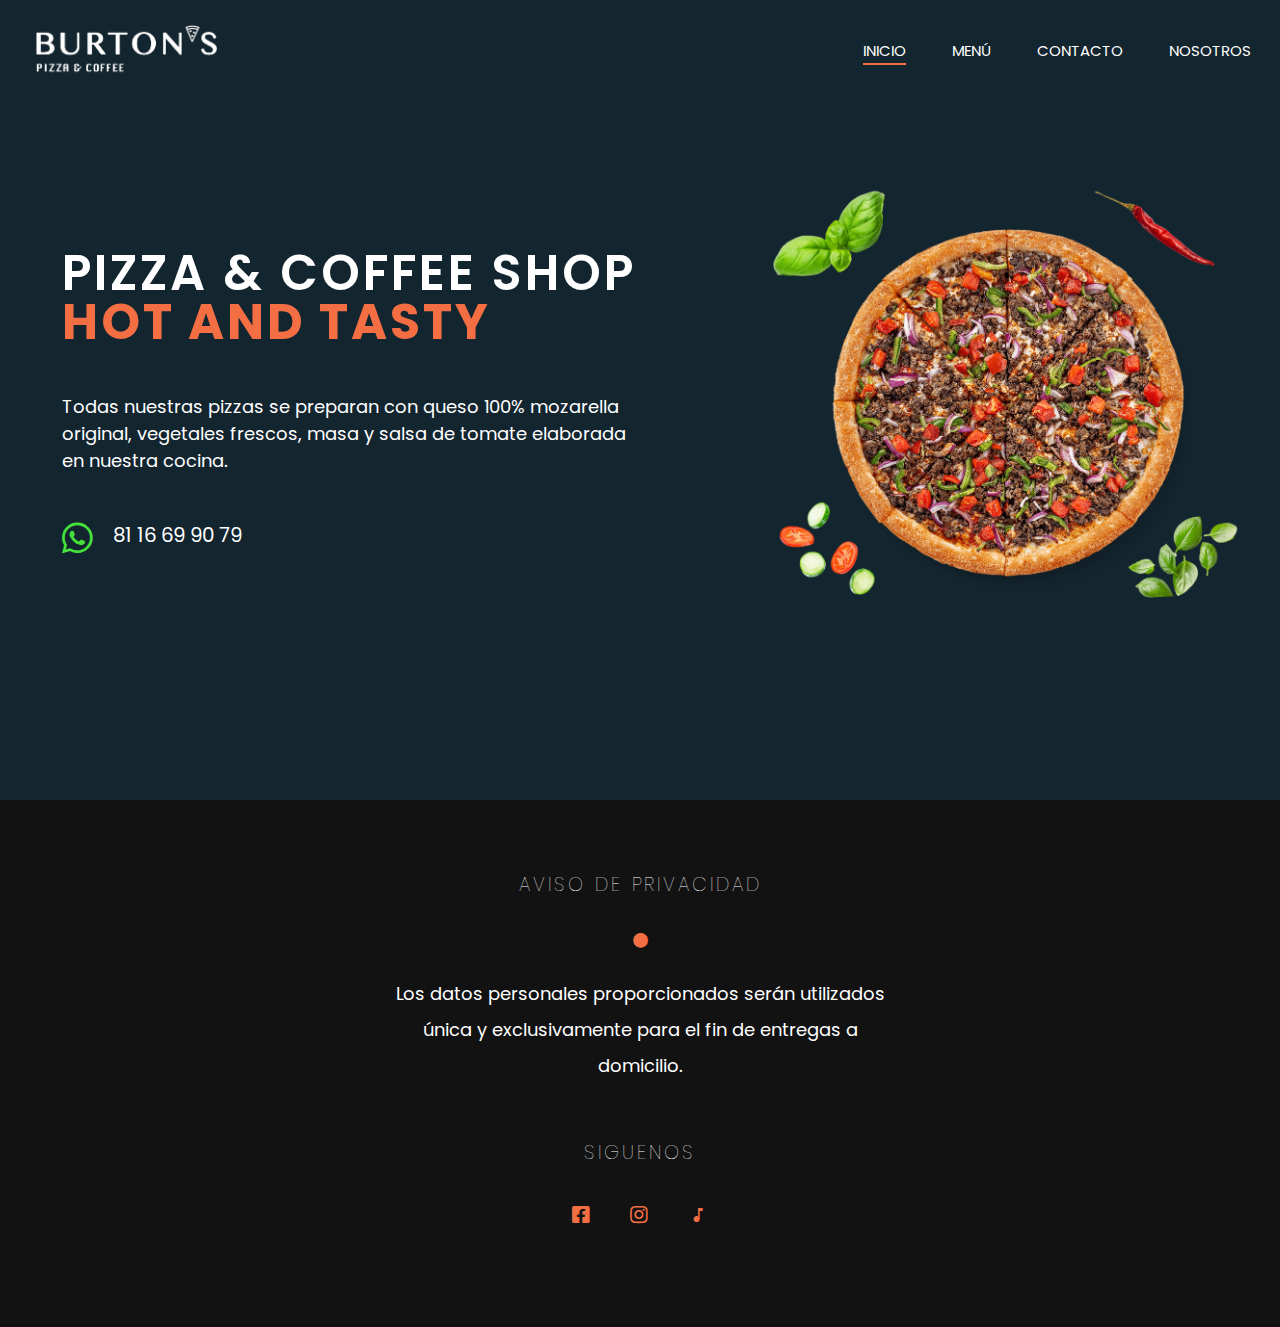
<file: index.html>
<!DOCTYPE html>
<html lang="es">
<head>
    <meta charset="UTF-8">
    <meta http-equiv="X-UA-Compatible" content="IE=edge">
    <meta name="viewport" content="width=device-width, initial-scale=1.0">
    <meta name="author" content="Isis Marcela López Rodríguez">
    <meta name="description" content="Burton's Pizza & Coffee. Página oficial">
    <title>Burton's Pizza</title>
    <link rel="stylesheet" href="https://cdnjs.cloudflare.com/ajax/libs/font-awesome/5.11.2/css/all.min.css">
    <link rel="stylesheet" href="https://fonts.googleapis.com/css2?family=Material+Symbols+Outlined:opsz,wght,FILL,GRAD@20..48,100..700,0..1,-50..200" />
    <link rel="stylesheet" href="https://fonts.googleapis.com/icon?family=Material+Icons">
    <link rel="stylesheet" href="css/estilo.css">
    <link rel="shortcut icon" href="img/favicon-32x32.png" />
</head>
<body>

    <header>
        <div class="container">
            <nav class="nav">
                <!-- para menu desplegable responsivo -->
                <div class="menu-toggle">
                    <i class="fas fa-bars"></i>
                    <i class="fas fa-times"></i>
                </div>
                <a href="index.html" class="logo"><img src="img/logo.png" alt=""></a>
                <ul class="nav-list">
                    <li class="nav-item">
                        <a href="index.html" class="nav-link active">Inicio</a>
                    </li>
                    <li class="nav-item">
                        <a href="#" class="nav-link">Menú</a>
                        <ul class="submenu">
                            <li><a href="entradas.html">Entradas</a></li>
                            <li><a href="pizzas.html">Pizzas</a></li>
                            <li><a href="postres.html">Postres</a></li>
                            <li><a href="pasteles.html">Pasteles</a></li>
                        </ul>
                    </li>
                    <li class="nav-item">
                        <a href="contacto.html" class="nav-link">Contacto</a>
                    </li>
                    <li class="nav-item">
                        <a href="nosotros.html" class="nav-link">Nosotros</a>
                    </li>
                </ul>

            </nav>
        </div>
    </header>

    <section class="presentacion">
        <div class="container">
            <div class="res-info">
                <div class="info-izq">
                    <div class="global">
                        <h2 class="h2-sub">PIZZA & COFFEE SHOP</h2>
                        <h2 class="h2-2">HOT AND TASTY</h2>
                    </div>
                    <br>
                    <P>Todas nuestras pizzas se preparan con queso 100% mozarella original, vegetales frescos, masa y salsa de tomate elaborada en nuestra cocina.</P>
                    <br>

                    <div class="whats">
                        <a href="https://api.whatsapp.com/send?phone=528116699079" target="_blank"><i class="fab fa-whatsapp"></i>81 16 69 90 79</a>
                    </div>

                </div>
                <div><img class="pizza" src="img/pizza.png" alt=""></div>
            </div>
        </div>
        
    </section>

    <footer>
        <div class="container">
            <div class="footer-content">
                <div class="footer-content-about">
                    <a href="aviso.html"><h4>Aviso de privacidad</h4></a>
                    <div class="circle">
                        <i class="fas fa-circle"></i>
                    </div>
                    <p>Los datos personales proporcionados serán utilizados única y exclusivamente para el fin de entregas a domicilio.</p>
                </div>

                <div class="footer-div">
                    <div class="social-media">
                        <h4>Siguenos</h4>
                        <ul class="social-icons">
                            <li>
                                <a href="https://www.facebook.com/BurtonsPizza" target="_blank"><i class="fab fa-facebook-square"></i></a>
                            </li>
                            <li>
                                <a href="https://instagram.com/burtonspizza?igshid=YmMyMTA2M2Y=" target="_blank"><i class="fab fa-instagram"></i></a>
                            </li>
                            <li>
                                <a href="https://www.tiktok.com/@burtonspizza?_t=8X8vffba3k6&_r=1" target="_blank"><i class="material-symbols-outlined">music_note</i></a>
                            </li>
                        </ul>
                    </div>
                </div>

            </div>
        </div>

    </footer>

    <!-- PARA JS -->
    <!-- para menu responsivo -->
    <script>

        const selectElement = function(element) {
            return document.querySelector(element);
        }

        let menuToggle = selectElement('.menu-toggle');
        let body =selectElement('body');

        menuToggle.addEventListener('click', function({}){
            body.classList.toggle('open');
        })

    </script>

</body>
</html>
</file>
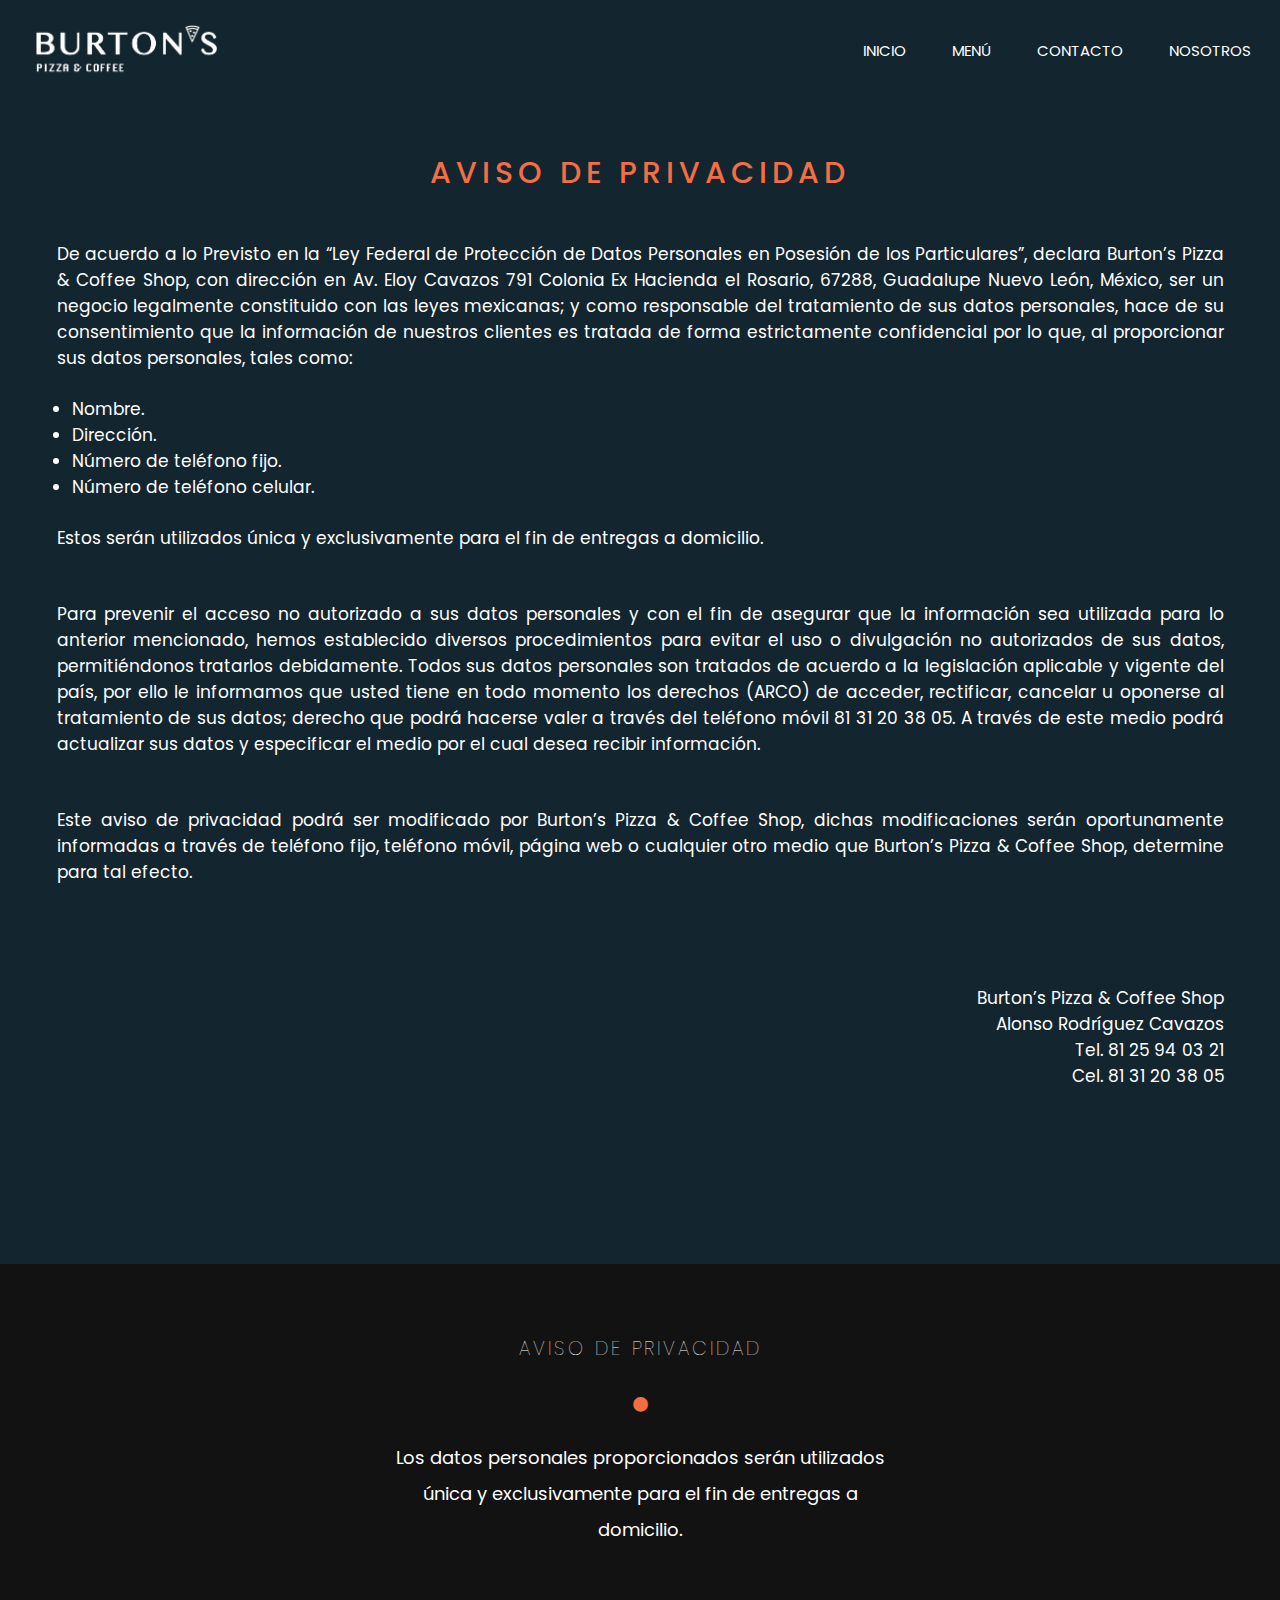
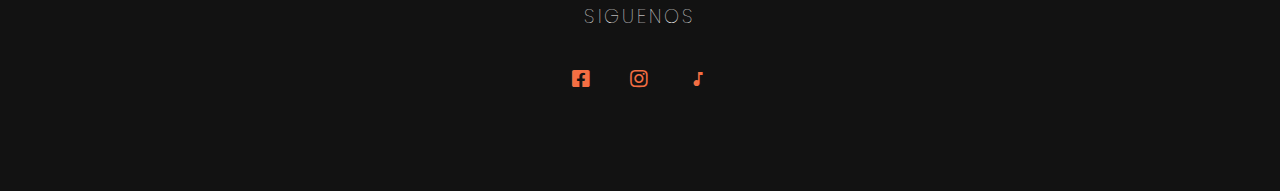
<file: aviso.html>
<!DOCTYPE html>
<html lang="es">
<head>
    <meta charset="UTF-8">
    <meta http-equiv="X-UA-Compatible" content="IE=edge">
    <meta name="viewport" content="width=device-width, initial-scale=1.0">
    <meta name="author" content="Isis Marcela López Rodríguez">
    <meta name="description" content="Burton's Pizza & Coffee. Página oficial">
    <title>Burton's Pizza | Aviso de privacidad</title>
    <link rel="stylesheet" href="https://cdnjs.cloudflare.com/ajax/libs/font-awesome/5.11.2/css/all.min.css">
    <link rel="stylesheet" href="https://fonts.googleapis.com/css2?family=Material+Symbols+Outlined:opsz,wght,FILL,GRAD@20..48,100..700,0..1,-50..200" />
    <link rel="stylesheet" href="https://fonts.googleapis.com/icon?family=Material+Icons">
    <link rel="stylesheet" href="css/estilo.css">
    <link rel="stylesheet" href="css/aviso.css">
    <link rel="shortcut icon" href="img/favicon-32x32.png" />
</head>
<body>
    <header>
        <div class="container">
            <nav class="nav">
                <!-- para menu desplegable responsivo -->
                <div class="menu-toggle">
                    <i class="fas fa-bars"></i>
                    <i class="fas fa-times"></i>
                </div>
                <a href="index.html" class="logo"><img src="img/logo.png" alt=""></a>
                <ul class="nav-list">
                    <li class="nav-item">
                        <a href="index.html" class="nav-link">Inicio</a>
                    </li>
                    <li class="nav-item">
                        <a href="#" class="nav-link">Menú</a>
                        <ul class="submenu">
                            <li><a href="entradas.html">Entradas</a></li>
                            <li><a href="pizzas.html">Pizzas</a></li>
                            <li><a href="postres.html">Postres</a></li>
                            <li><a href="pasteles.html">Pasteles</a></li>
                        </ul>
                    </li>
                    <li class="nav-item">
                        <a href="contacto.html" class="nav-link">Contacto</a>
                    </li>
                    <li class="nav-item">
                        <a href="nosotros.html" class="nav-link">Nosotros</a>
                    </li>
                </ul>

            </nav>
        </div>
    </header>

    <section class="presentacion">
        <div class="nombre">Aviso de privacidad</div>
        <div class="container">
            <div class="aviso-about">
                <div class="aviso">
                    <p class="contexto">
                        De acuerdo a lo Previsto en la “Ley Federal de Protección de Datos Personales en Posesión de los Particulares”, 
                        declara Burton’s Pizza & Coffee Shop, con dirección en Av. Eloy Cavazos 791 Colonia Ex Hacienda el Rosario, 
                        67288, Guadalupe Nuevo León, México, ser un negocio legalmente constituido con las leyes mexicanas; y como 
                        responsable del tratamiento de sus datos personales, hace de su consentimiento que la información de nuestros
                        clientes es tratada de forma estrictamente confidencial por lo que, al proporcionar sus datos personales, tales como:
                    </p>
                    <ul class="datos">
                        <li>Nombre.</li>
                        <li>Dirección.</li>
                        <li>Número de teléfono fijo.</li>
                        <li>Número de teléfono celular.</li>
                    </ul>
                    <p class="contexto">
                        Estos serán utilizados única y exclusivamente para el fin de entregas a domicilio.
                    </p>
                    <p class="contexto">
                        Para prevenir el acceso no autorizado a sus datos personales y con el fin de asegurar que la información sea 
                        utilizada para lo anterior mencionado, hemos establecido diversos procedimientos para evitar el uso o divulgación 
                        no autorizados de sus datos, permitiéndonos tratarlos debidamente. Todos sus datos personales son tratados de 
                        acuerdo a la legislación aplicable y vigente del país, por ello le informamos que usted tiene en todo momento los 
                        derechos (ARCO) de acceder, rectificar, cancelar u oponerse al tratamiento de sus datos; derecho que podrá hacerse 
                        valer a través del teléfono móvil 81 31 20 38 05. A través de este medio podrá actualizar sus datos y especificar 
                        el medio por el cual desea recibir información. 
                    </p>
                    <p class="contexto">
                        Este aviso de privacidad podrá ser modificado por Burton’s Pizza & Coffee Shop, dichas modificaciones serán 
                        oportunamente informadas a través de teléfono fijo, teléfono móvil, página web o cualquier otro medio que Burton’s 
                        Pizza & Coffee Shop, determine para tal efecto.
                    </p>
                    <p class="contexto">
                        <ul class="pie">
                            <li>Burton’s Pizza & Coffee Shop </li>
                            <li>Alonso Rodríguez Cavazos </li>
                            <li>Tel. 81 25 94 03 21</li>
                            <li>Cel. 81 31 20 38 05</li>
                        </ul>
                    </p>

                </div>
            </div>
        </div>
    </section>

    <footer>
        <div class="container">
            <div class="footer-content">
                <div class="footer-content-about">
                    <a href="aviso.html"><h4>Aviso de privacidad</h4></a>
                    <div class="circle">
                        <i class="fas fa-circle"></i>
                    </div>
                    <p>Los datos personales proporcionados serán utilizados única y exclusivamente para el fin de entregas a domicilio.</p>
                </div>

                <div class="footer-div">
                    <div class="social-media">
                        <h4>Siguenos</h4>
                        <ul class="social-icons">
                            <li>
                                <a href="https://www.facebook.com/BurtonsPizza" target="_blank"><i class="fab fa-facebook-square"></i></a>
                            </li>
                            <li>
                                <a href="https://instagram.com/burtonspizza?igshid=YmMyMTA2M2Y=" target="_blank"><i class="fab fa-instagram"></i></a>
                            </li>
                            <li>
                                <a href="https://www.tiktok.com/@burtonspizza?_t=8X8vffba3k6&_r=1" target="_blank"><i class="material-symbols-outlined">music_note</i></a>
                            </li>
                        </ul>
                    </div>
                </div>

            </div>
        </div>

    </footer>

    <!-- PARA JS -->
    <!-- para menu responsivo -->
    <script>

        const selectElement = function(element) {
            return document.querySelector(element);
        }

        let menuToggle = selectElement('.menu-toggle');
        let body =selectElement('body');

        menuToggle.addEventListener('click', function({}){
            body.classList.toggle('open');
        })

    </script>

</body>
</html>
</file>
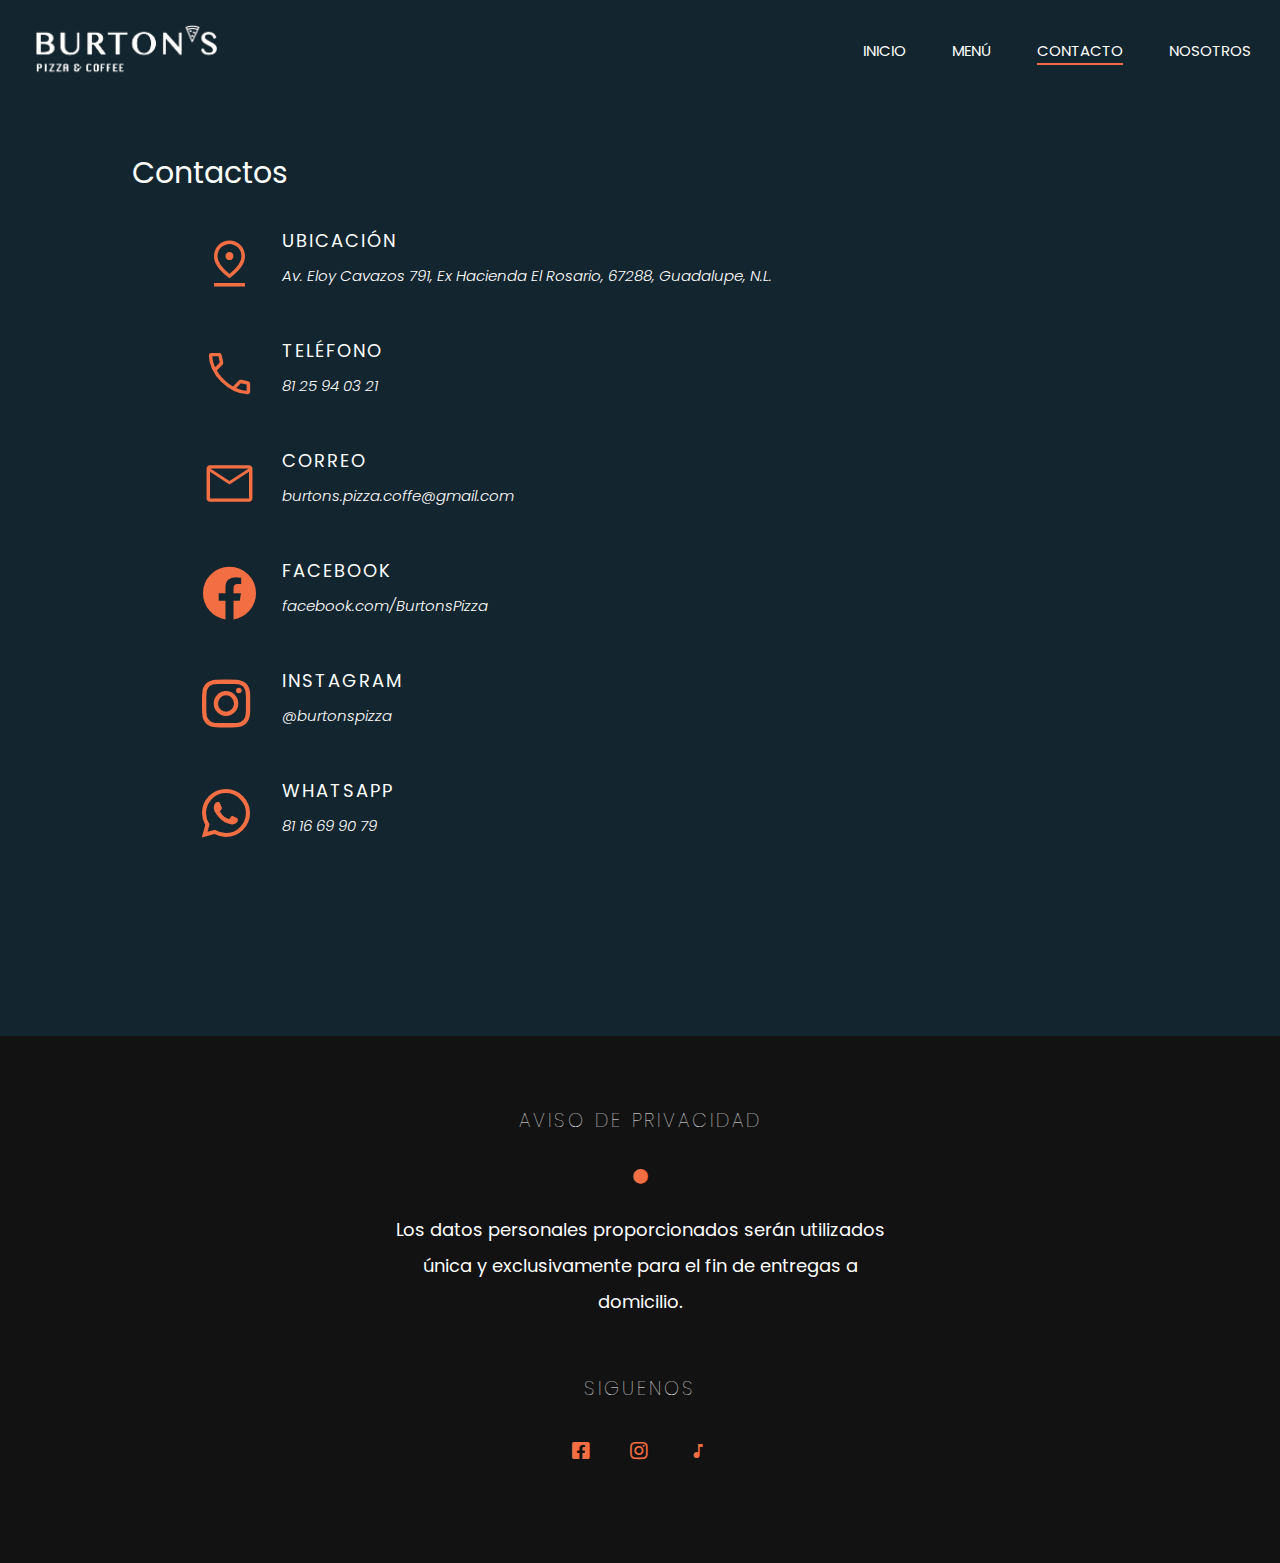
<file: contacto.html>
<!DOCTYPE html>
<html lang="es">
<head>
    <meta charset="UTF-8">
    <meta http-equiv="X-UA-Compatible" content="IE=edge">
    <meta name="viewport" content="width=device-width, initial-scale=1.0">
    <meta name="author" content="Isis Marcela López Rodríguez">
    <meta name="description" content="Burton's Pizza & Coffee. Página oficial">
    <title>Burton's Pizza | Contacto</title>
    <link rel="stylesheet" href="https://cdnjs.cloudflare.com/ajax/libs/font-awesome/5.11.2/css/all.min.css">
    <link rel="stylesheet" href="https://fonts.googleapis.com/css2?family=Material+Symbols+Outlined:opsz,wght,FILL,GRAD@20..48,100..700,0..1,-50..200" />
    <link rel="stylesheet" href="https://fonts.googleapis.com/icon?family=Material+Icons">
    <link rel="stylesheet" href="css/estilo.css">
    <link rel="stylesheet" href="css/contacto.css">
    <link rel="shortcut icon" href="img/favicon-32x32.png" />
</head>
<body>
    
    <header>
        <div class="container">
            <nav class="nav">
                <!-- para menu desplegable responsivo -->
                <div class="menu-toggle">
                    <i class="fas fa-bars"></i>
                    <i class="fas fa-times"></i>
                </div>
                <a href="index.html" class="logo"><img src="img/logo.png" alt=""></a>
                <ul class="nav-list">
                    <li class="nav-item">
                        <a href="index.html" class="nav-link">Inicio</a>
                    </li>
                    <li class="nav-item">
                        <a href="#" class="nav-link">Menú</a>
                        <ul class="submenu">
                            <li><a href="entradas.html">Entradas</a></li>
                            <li><a href="pizzas.html">Pizzas</a></li>
                            <li><a href="postres.html">Postres</a></li>
                            <li><a href="pasteles.html">Pasteles</a></li>
                        </ul>
                    </li>
                    <li class="nav-item">
                        <a href="contacto.html" class="nav-link active">Contacto</a>
                    </li>
                    <li class="nav-item">
                        <a href="nosotros.html" class="nav-link">Nosotros</a>
                    </li>
                </ul>

            </nav>
        </div>
    </header>

    <section class="presentacion">
        <div class ="container">
            <div class="contact-content">
                <div class="contact-about">
                    <h4>Contactos</h4>
                </div>

                <div class="contactos">
                    <ul class="cont-icons">
                        <li>
                            <a href="https://goo.gl/maps/Asx6TQStvMbA9bkYA" target="_blank"><i class="material-symbols-outlined">pin_drop</i> 
                                <div>
                                    <h5>Ubicación</h5>
                                    <p><em>Av. Eloy Cavazos 791, Ex Hacienda El Rosario, 67288, Guadalupe, N.L.</em></p>
                                </div>
                            </a>
                        </li>
                        <li>
                            <a href="tel:8125940321"><i class="material-symbols-outlined">call</i>
                                <div>
                                    <h5>Teléfono</h5>
                                    <p><em>81 25 94 03 21</em></p>
                                </div>
                            </a>
                        </li>
                        <li>
                            <a href="mailto:burtons.pizza.coffe@gmail.com"><i class="material-symbols-outlined">mail</i></a>
                            <div>
                                <h5>Correo</h5>
                                <p><em>burtons.pizza.coffe@gmail.com</em></p>
                            </div>
                        </li>
                        <li>
                            <a href="https://www.facebook.com/BurtonsPizza" target="_blank"><i class="fab fa-facebook"></i></a>
                            <div>
                                <h5>Facebook</h5>
                                <p><em>facebook.com/BurtonsPizza</em></p>
                            </div>
                        </li>
                        <li>
                            <a href="https://instagram.com/burtonspizza?igshid=YmMyMTA2M2Y=" target="_blank"><i class="fab fa-instagram"></i></a>
                            <div>
                                <h5>Instagram</h5>
                                <p><em>@burtonspizza</em></p>
                            </div>
                        </li>
                        <li>
                            <a href="https://api.whatsapp.com/send?phone=528116699079" target="_blank"><i class="fab fa-whatsapp"></i></a>
                            <div>
                                <h5>Whatsapp</h5>
                                <p><em>81 16 69 90 79</em></p>
                            </div>
                        </li>

                </div>

                
            </div>

        </div>
    </section>

    <footer>
        <div class="container">
            <div class="footer-content">
                <div class="footer-content-about">
                    <a href="aviso.html"><h4>Aviso de privacidad</h4></a>
                    <div class="circle">
                        <i class="fas fa-circle"></i>
                    </div>
                    <p>Los datos personales proporcionados serán utilizados única y exclusivamente para el fin de entregas a domicilio.</p>
                </div>

                <div class="footer-div">
                    <div class="social-media">
                        <h4>Siguenos</h4>
                        <ul class="social-icons">
                            <li>
                                <a href="https://www.facebook.com/BurtonsPizza" target="_blank"><i class="fab fa-facebook-square"></i></a>
                            </li>
                            <li>
                                <a href="https://instagram.com/burtonspizza?igshid=YmMyMTA2M2Y=" target="_blank"><i class="fab fa-instagram"></i></a>
                            </li>
                            <li>
                                <a href="https://www.tiktok.com/@burtonspizza?_t=8X8vffba3k6&_r=1" target="_blank"><i class="material-symbols-outlined">music_note</i></a>
                            </li>
                        </ul>
                    </div>
                </div>

            </div>
        </div>

    </footer>

    <!-- PARA JS -->
    <!-- para menu responsivo -->
    <script>

        const selectElement = function(element) {
            return document.querySelector(element);
        }

        let menuToggle = selectElement('.menu-toggle');
        let body =selectElement('body');

        menuToggle.addEventListener('click', function({}){
            body.classList.toggle('open');
        })

    </script>

</body>
</html>
</file>
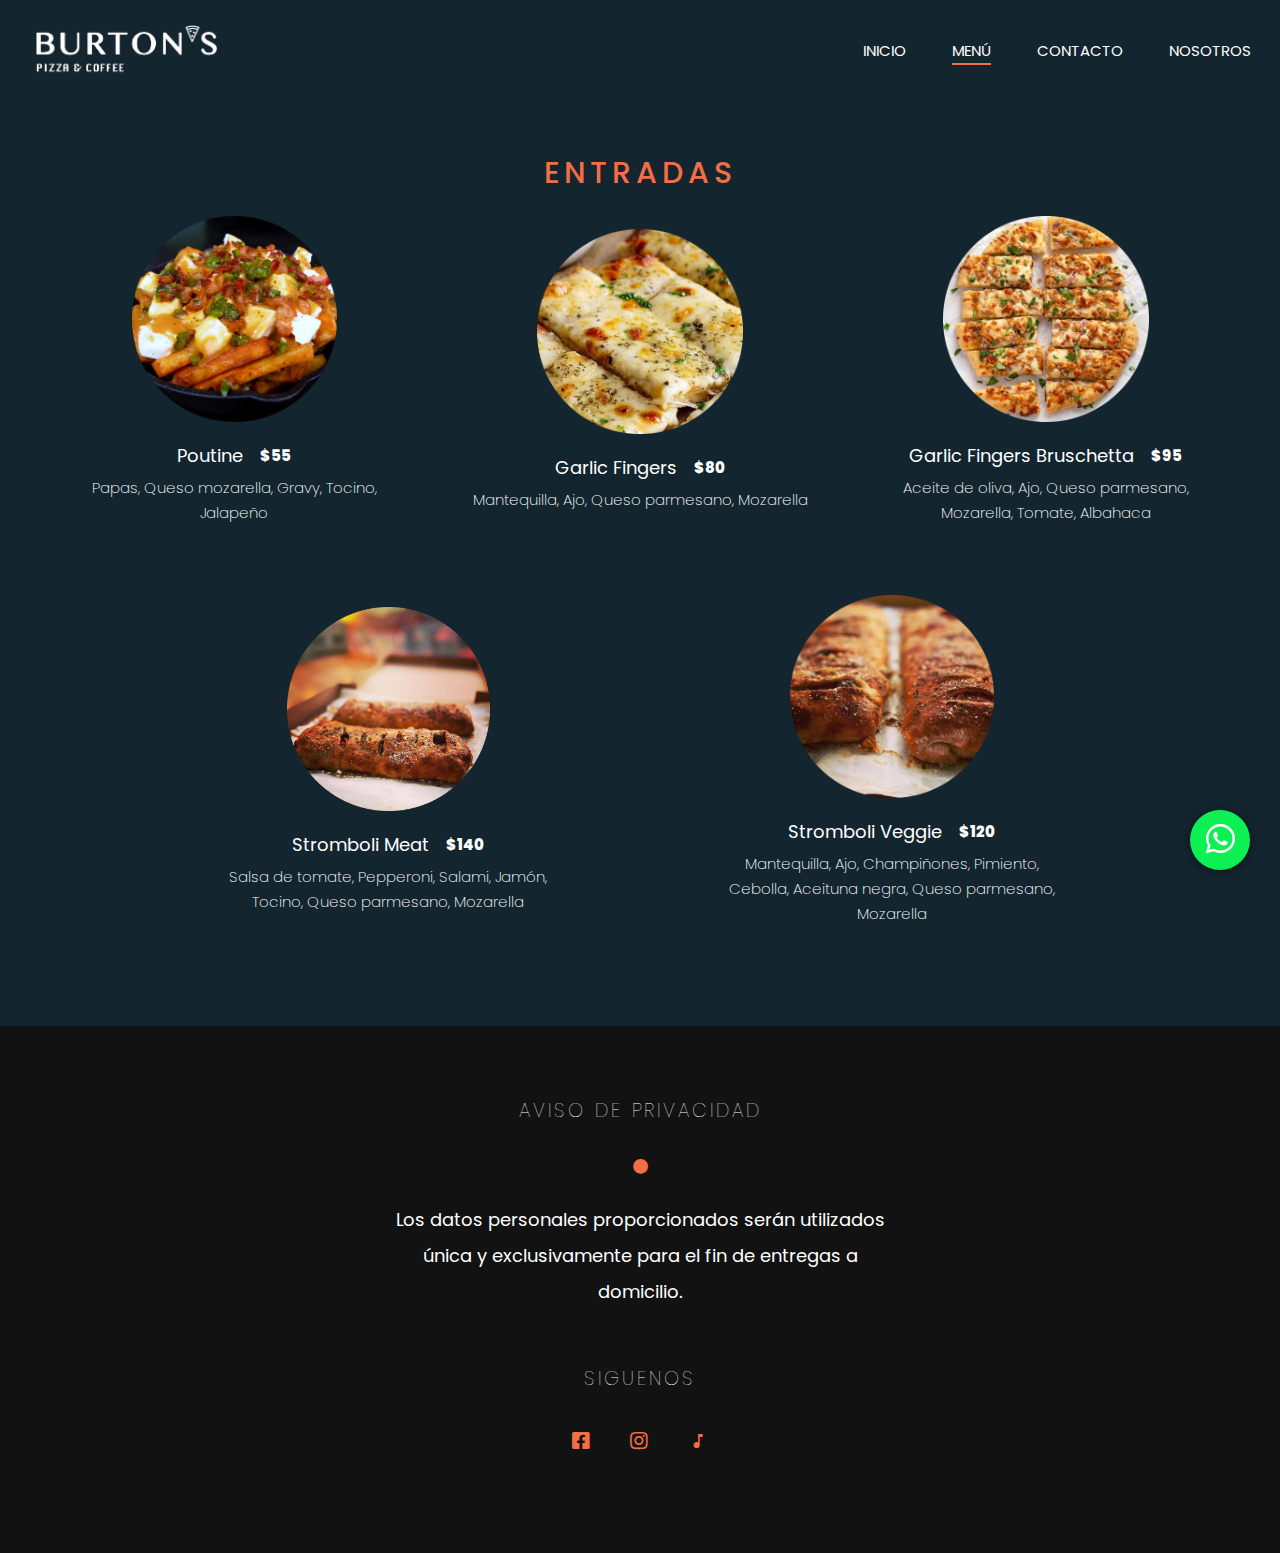
<file: entradas.html>
<!DOCTYPE html>
<html lang="es">
<head>
    <meta charset="UTF-8">
    <meta http-equiv="X-UA-Compatible" content="IE=edge">
    <meta name="viewport" content="width=device-width, initial-scale=1.0">
    <meta name="author" content="Isis Marcela López Rodríguez">
    <meta name="description" content="Burton's Pizza & Coffee. Página oficial">
    <title>Burton's Pizza | Menú>Entradas</title>
    <link rel="stylesheet" href="https://cdnjs.cloudflare.com/ajax/libs/font-awesome/5.11.2/css/all.min.css">
    <link rel="stylesheet" href="https://fonts.googleapis.com/css2?family=Material+Symbols+Outlined:opsz,wght,FILL,GRAD@20..48,100..700,0..1,-50..200" />
    <link rel="stylesheet" href="https://fonts.googleapis.com/icon?family=Material+Icons">
    <link rel="stylesheet" href="css/estilo.css">
    <link rel="stylesheet" href="css/entradas.css">
    <link rel="shortcut icon" href="img/favicon-32x32.png" />
</head>
<body>
    <!-- boton WhatsApp -->
    <div class="btn-wha">
        <a href="https://api.whatsapp.com/send?phone=528116699079" target="_blank"><i class="fab fa-whatsapp"></i></a>
    </div>

    <header>
        <div class="container">
            <nav class="nav">
                <!-- para menu desplegable responsivo -->
                <div class="menu-toggle">
                    <i class="fas fa-bars"></i>
                    <i class="fas fa-times"></i>
                </div>
                <a href="index.html" class="logo"><img src="img/logo.png" alt=""></a>
                <ul class="nav-list">
                    <li class="nav-item">
                        <a href="index.html" class="nav-link">Inicio</a>
                    </li>
                    <li class="nav-item">
                        <a href="#" class="nav-link active">Menú</a>
                        <ul class="submenu">
                            <li><a href="entradas.html">Entradas</a></li>
                            <li><a href="pizzas.html">Pizzas</a></li>
                            <li><a href="postres.html">Postres</a></li>
                            <li><a href="pasteles.html">Pasteles</a></li>
                        </ul>
                    </li>
                    <li class="nav-item">
                        <a href="contacto.html" class="nav-link">Contacto</a>
                    </li>
                    <li class="nav-item">
                        <a href="nosotros.html" class="nav-link">Nosotros</a>
                    </li>
                </ul>

            </nav>
        </div>
    </header>

    <section class="presentacion">
        <div class="nombreMenu">Entradas</div>
        <div class="container">
            <div class="entradas-about">
                <div class="poutine">
                    <img src="img/entrada/poutine.png" alt="">
                    <table>
                        <tr>
                            <th class="name-entrada">Poutine</th>
                            <td>$55</td>
                        </tr>
                    </table>
                    <p class="ingredientes">Papas, Queso mozarella, Gravy, Tocino, Jalapeño</p>
                </div>

                <div class="fingers">
                    <img src="img/entrada/garlic_finger.png" alt="">
                    <table>
                        <tr>
                            <th class="name-entrada">Garlic Fingers</th>
                            <td>$80</td>
                        </tr>
                    </table>
                    <p class="ingredientes">Mantequilla, Ajo, Queso parmesano, Mozarella</p>
                </div>

                <div class="brucheta">
                    <img src="img/entrada/brushcetta.png" alt="">
                    <table>
                        <tr>
                            <th class="name-entrada">Garlic Fingers Bruschetta</th>
                            <td>$95</td>
                        </tr>
                    </table>
                    <p class="ingredientes">Aceite de oliva, Ajo, Queso parmesano, Mozarella, Tomate, Albahaca</p>
                </div>

            </div>
        </div>
    </section>

    <div class="presentacion-dos">
        <div class="container">
            <div class="entradas-about">
                <div class="meat">
                    <img src="img/entrada/meat.png" alt="">
                    <table>
                        <tr>
                            <th class="name-entrada">Stromboli Meat</th>
                            <td>$140</td>
                        </tr>
                    </table>
                    <p class="ingredientes">Salsa de tomate, Pepperoni, Salami, Jamón, Tocino, Queso parmesano, Mozarella</p>
                </div>

                <div class="veggie">
                    <img src="img/entrada/veggie.png" alt="">
                    <table>
                        <tr>
                            <th class="name-entrada">Stromboli Veggie</th>
                            <td>$120</td>
                        </tr>
                    </table>
                    <p class="ingredientes">Mantequilla, Ajo, Champiñones, Pimiento, Cebolla, Aceituna negra, Queso parmesano, Mozarella</p>
                </div>


            </div>
        </div>
    </div>

    <footer>
        <div class="container">
            <div class="footer-content">
                <div class="footer-content-about">
                    <a href="aviso.html"><h4>Aviso de privacidad</h4></a>
                    <div class="circle">
                        <i class="fas fa-circle"></i>
                    </div>
                    <p>Los datos personales proporcionados serán utilizados única y exclusivamente para el fin de entregas a domicilio.</p>
                </div>

                <div class="footer-div">
                    <div class="social-media">
                        <h4>Siguenos</h4>
                        <ul class="social-icons">
                            <li>
                                <a href="https://www.facebook.com/BurtonsPizza" target="_blank"><i class="fab fa-facebook-square"></i></a>
                            </li>
                            <li>
                                <a href="https://instagram.com/burtonspizza?igshid=YmMyMTA2M2Y=" target="_blank"><i class="fab fa-instagram"></i></a>
                            </li>
                            <li>
                                <a href="https://www.tiktok.com/@burtonspizza?_t=8X8vffba3k6&_r=1" target="_blank"><i class="material-symbols-outlined">music_note</i></a>
                            </li>
                        </ul>
                    </div>
                </div>

            </div>
        </div>

    </footer>

    <!-- PARA JS -->
    <!-- para menu responsivo -->
    <script>

        const selectElement = function(element) {
            return document.querySelector(element);
        }

        let menuToggle = selectElement('.menu-toggle');
        let body =selectElement('body');

        menuToggle.addEventListener('click', function({}){
            body.classList.toggle('open');
        })

    </script>
    
</body>
</html>
</file>
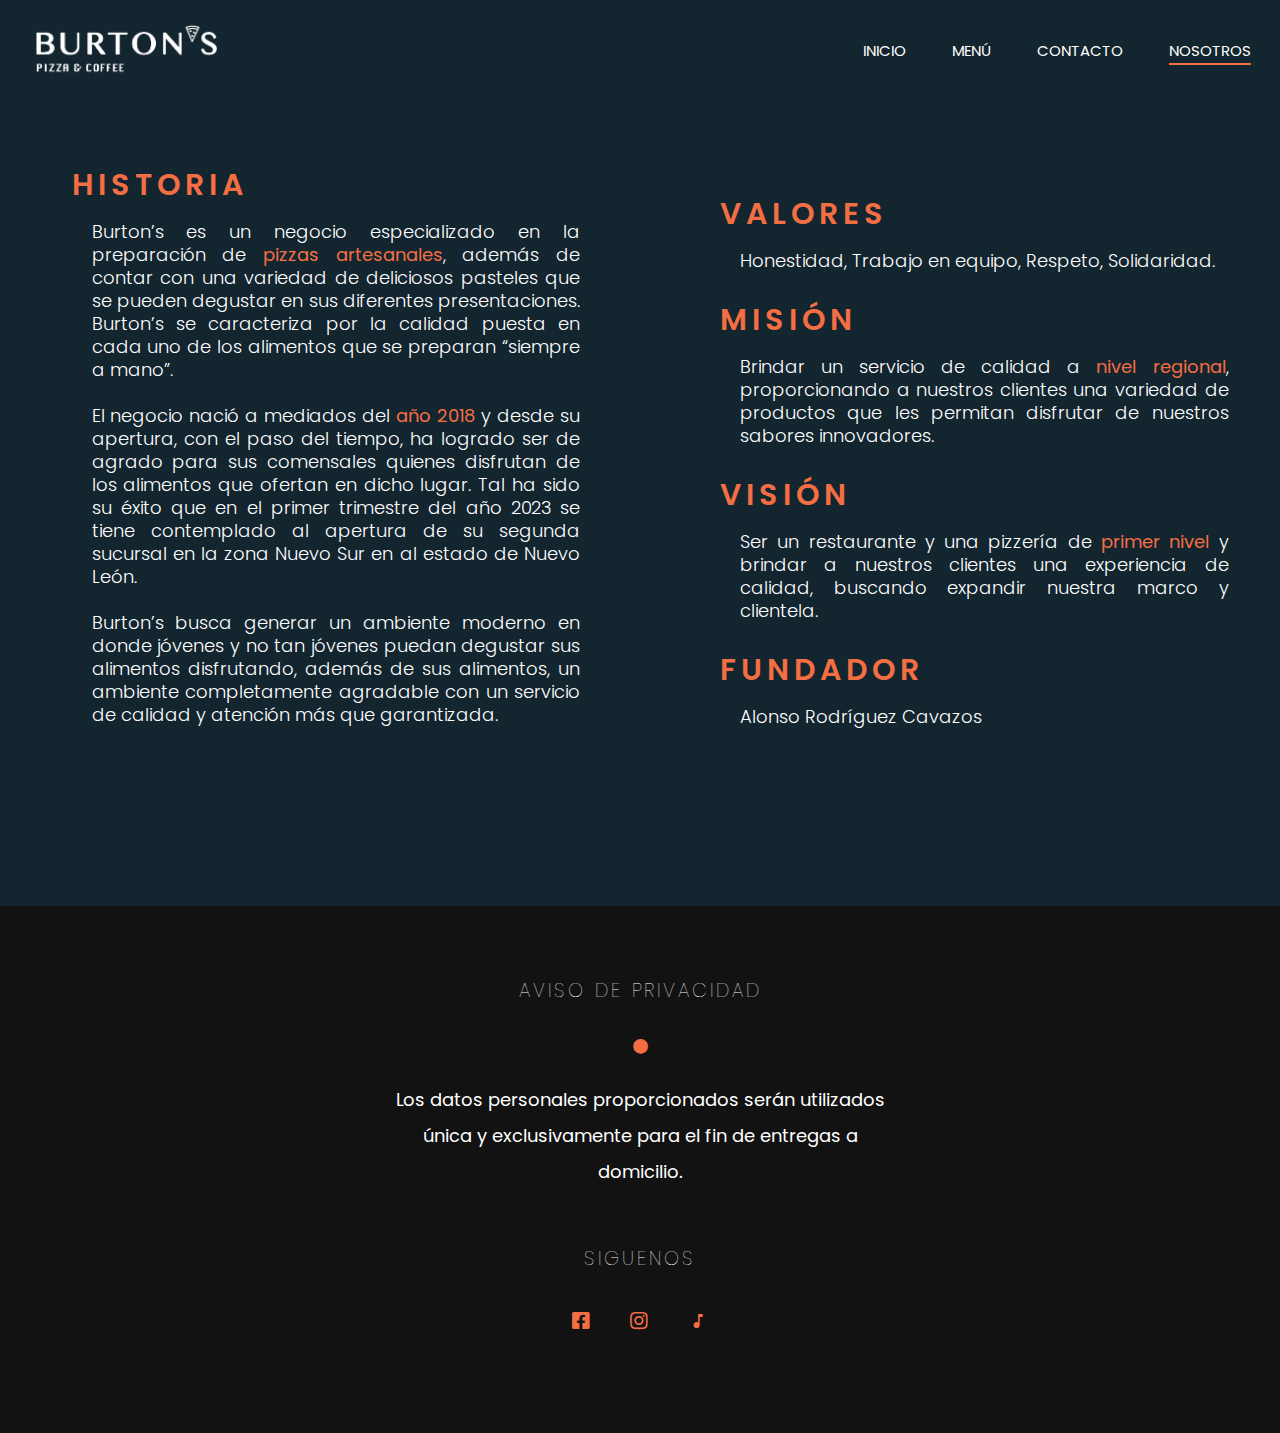
<file: nosotros.html>
<!DOCTYPE html>
<html lang="es">
<head>
    <meta charset="UTF-8">
    <meta http-equiv="X-UA-Compatible" content="IE=edge">
    <meta name="viewport" content="width=device-width, initial-scale=1.0">
    <meta name="author" content="Isis Marcela López Rodríguez">
    <meta name="description" content="Burton's Pizza & Coffee. Página oficial">
    <title>Burton's Pizza | Nosotros</title>
    <link rel="stylesheet" href="https://fonts.googleapis.com/css2?family=Material+Symbols+Outlined:opsz,wght,FILL,GRAD@20..48,100..700,0..1,-50..200" />
    <link rel="stylesheet" href="https://fonts.googleapis.com/icon?family=Material+Icons">
    <link rel="stylesheet" href="https://cdnjs.cloudflare.com/ajax/libs/font-awesome/5.11.2/css/all.min.css">
    <link rel="stylesheet" href="css/estilo.css">
    <link rel="stylesheet" href="css/nosotros.css">
    <link rel="shortcut icon" href="img/favicon-32x32.png" />
</head>
<body>

    <header>
        <div class="container">
            <nav class="nav">
                <!-- para menu desplegable responsivo -->
                <div class="menu-toggle">
                    <i class="fas fa-bars"></i>
                    <i class="fas fa-times"></i>
                </div>
                <a href="index.html" class="logo"><img src="img/logo.png" alt=""></a>
                <ul class="nav-list">
                    <li class="nav-item">
                        <a href="index.html" class="nav-link">Inicio</a>
                    </li>
                    <li class="nav-item">
                        <a href="#" class="nav-link">Menú</a>
                        <ul class="submenu">
                            <li><a href="entradas.html">Entradas</a></li>
                            <li><a href="pizzas.html">Pizzas</a></li>
                            <li><a href="postres.html">Postres</a></li>
                            <li><a href="pasteles.html">Pasteles</a></li>
                        </ul>
                    </li>
                    <li class="nav-item">
                        <a href="contacto.html" class="nav-link">Contacto</a>
                    </li>
                    <li class="nav-item">
                        <a href="nosotros.html" class="nav-link active">Nosotros</a>
                    </li>
                </ul>

            </nav>
        </div>
    </header>

    <section class="presentacion">
        <div class="container">
            <div class="we-about">
                <div class="info-i">
                    <div class="historia">
                        <h5>Historia</h5>
                        <p>
                            <span>Burton’s es un negocio especializado en la preparación de <b>pizzas artesanales</b>, además de
                                contar con una variedad de deliciosos pasteles que se pueden degustar en sus diferentes presentaciones. 
                                Burton’s se caracteriza por la calidad puesta en cada uno de los alimentos que se preparan “siempre a mano”.</span>
                            <br><br>
                            <span>El negocio nació a mediados del <b>año 2018</b> y desde su apertura, con el paso del tiempo, ha
                                logrado ser de agrado para sus comensales quienes disfrutan de los alimentos que ofertan
                                en dicho lugar. Tal ha sido su éxito que en el primer trimestre del año 2023 se tiene
                                contemplado al apertura de su segunda sucursal en la zona Nuevo Sur en al estado de
                                Nuevo León.
                            </span>
                            <br><br>
                            <span>Burton’s busca generar un ambiente moderno en donde jóvenes y no tan jóvenes puedan
                                degustar sus alimentos disfrutando, además de sus alimentos, un ambiente
                                completamente agradable con un servicio de calidad y atención más que garantizada.
                            </span>
                            
                        </p>
                    </div>

                </div>

                <div class="info-d">

                    <div class="valores">
                        <h5>Valores</h5>
                        <p>
                            Honestidad, Trabajo en equipo, Respeto, Solidaridad.
                        </p>
                    </div>
                    
                    <div class="mision">
                        <h5>Misión</h5>
                        <p>
                            Brindar un servicio de calidad a <b>nivel regional</b>, proporcionando a nuestros clientes una variedad de productos que les permitan disfrutar de nuestros sabores innovadores.
                        </p>
                    </div>

                    <div class="vision">
                        <h5>Visión</h5>
                        <p>Ser un restaurante y una pizzería de <b>primer nivel</b> y brindar a nuestros clientes una experiencia de calidad, buscando expandir nuestra marco y clientela.</p>
                    </div>

                    <div class="fundador">
                        <h5>Fundador</h5>
                        <p>Alonso Rodríguez Cavazos</p>
                    </div>

                </div>

            </div>
                  
        </div>
    </section>
    
    <footer>
        <div class="container">
            <div class="footer-content">
                <div class="footer-content-about">
                    <a href="aviso.html"><h4>Aviso de privacidad</h4></a>
                    <div class="circle">
                        <i class="fas fa-circle"></i>
                    </div>
                    <p>Los datos personales proporcionados serán utilizados única y exclusivamente para el fin de entregas a domicilio.</p>
                </div>

                <div class="footer-div">
                    <div class="social-media">
                        <h4>Siguenos</h4>
                        <ul class="social-icons">
                            <li>
                                <a href="https://www.facebook.com/BurtonsPizza" target="_blank"><i class="fab fa-facebook-square"></i></a>
                            </li>
                            <li>
                                <a href="https://instagram.com/burtonspizza?igshid=YmMyMTA2M2Y=" target="_blank"><i class="fab fa-instagram"></i></a>
                            </li>
                            <li>
                                <a href="https://www.tiktok.com/@burtonspizza?_t=8X8vffba3k6&_r=1" target="_blank"><i class="material-symbols-outlined">music_note</i></a>
                            </li>
                        </ul>
                    </div>
                </div>

            </div>
        </div>

    </footer>

    <!-- PARA JS -->
    <!-- para menu responsivo -->
    <script>

        const selectElement = function(element) {
            return document.querySelector(element);
        }

        let menuToggle = selectElement('.menu-toggle');
        let body =selectElement('body');

        menuToggle.addEventListener('click', function({}){
            body.classList.toggle('open');
        })

    </script>

</body>
</html>
</file>
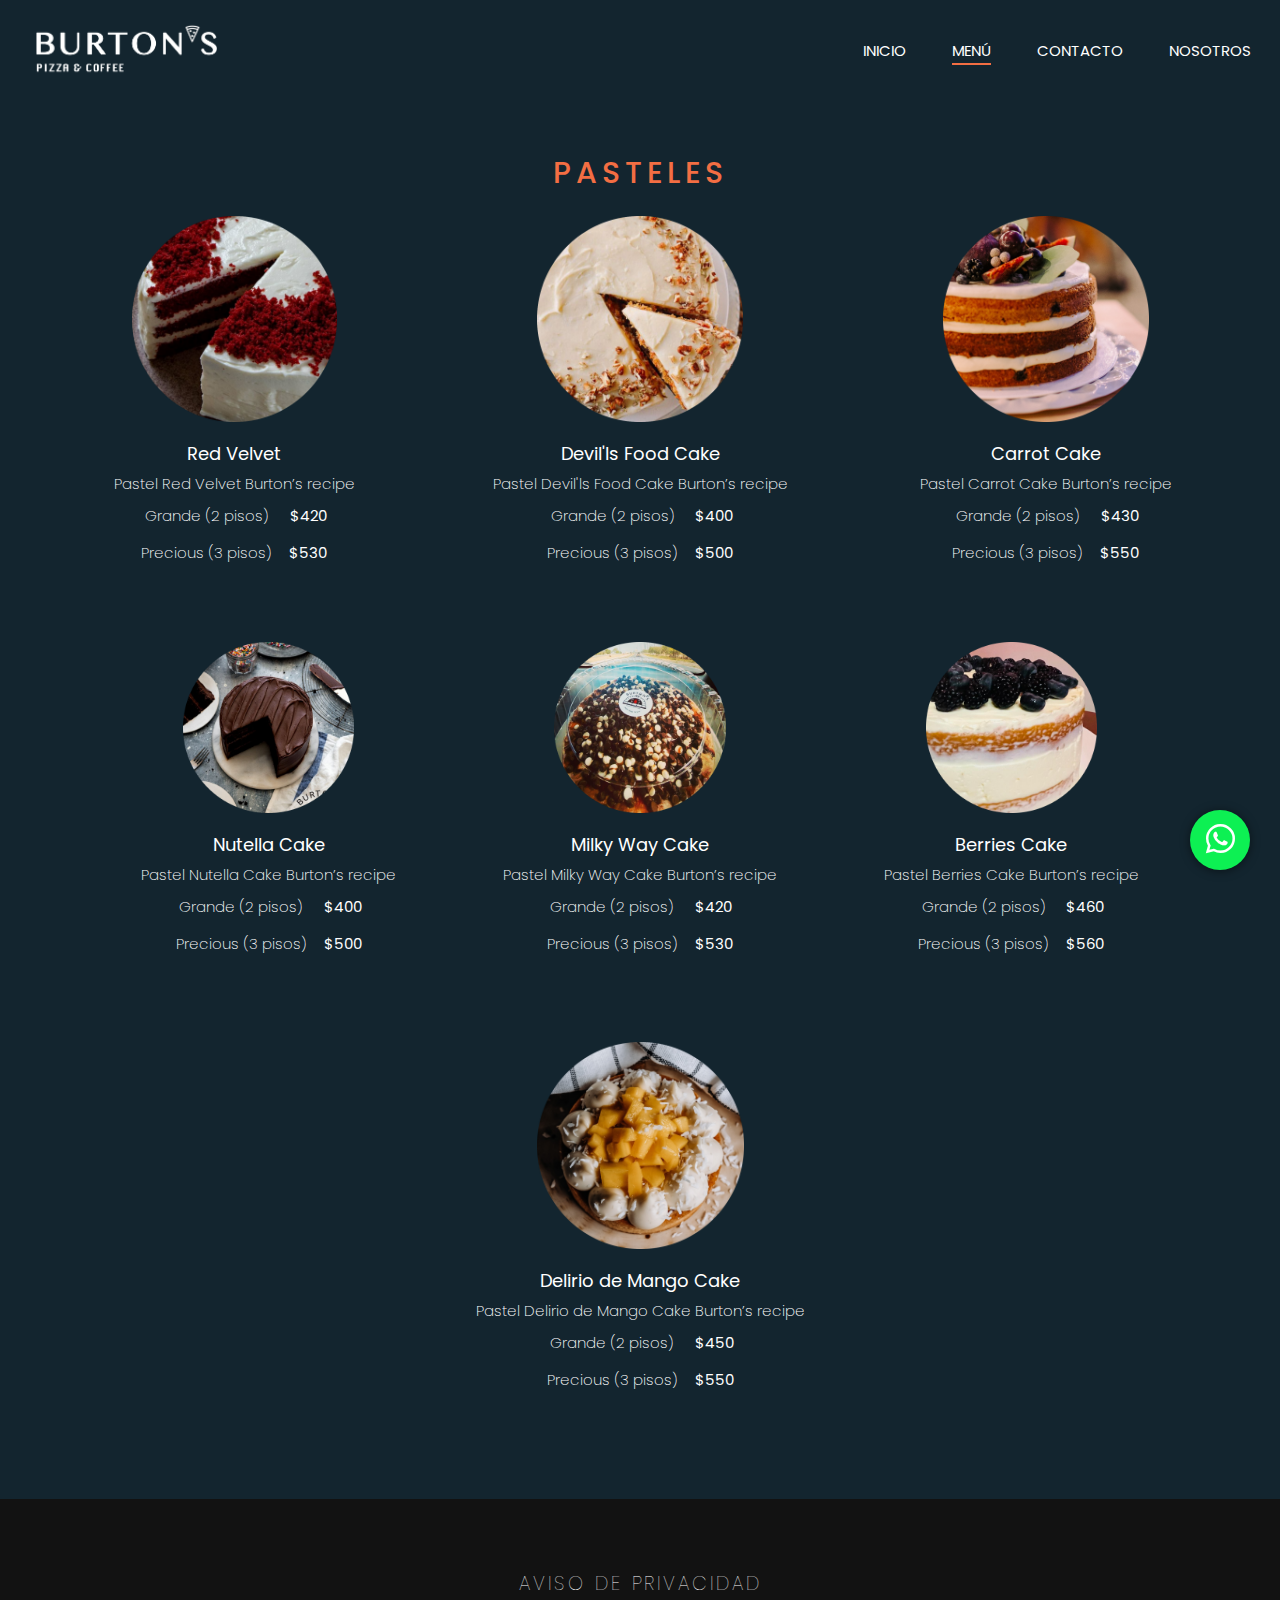
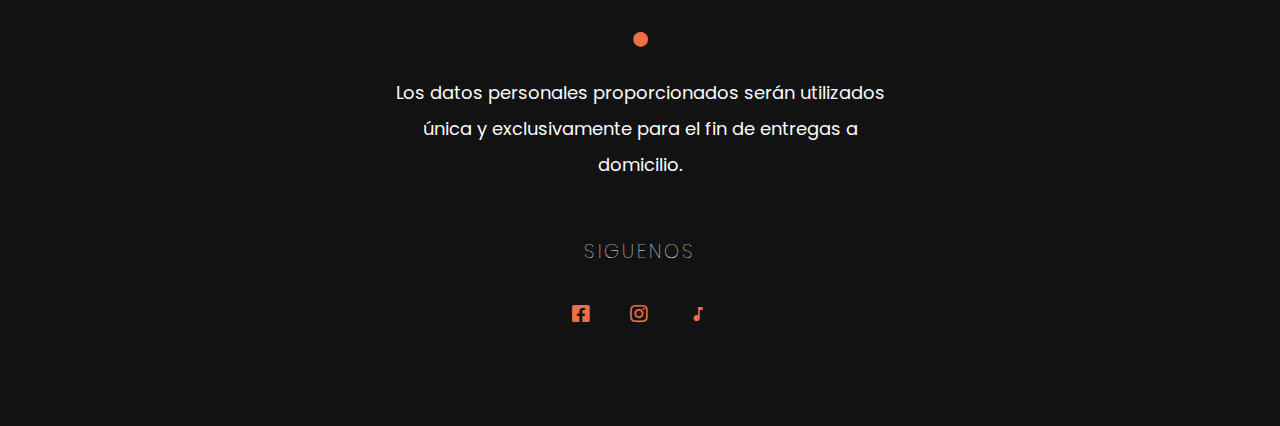
<file: pasteles.html>
<!DOCTYPE html>
<html lang="es">
<head>
    <meta charset="UTF-8">
    <meta http-equiv="X-UA-Compatible" content="IE=edge">
    <meta name="viewport" content="width=device-width, initial-scale=1.0">
    <meta name="author" content="Isis Marcela López Rodríguez">
    <meta name="description" content="Burton's Pizza & Coffee. Página oficial">
    <title>Burton's Pizza | Menú>Pastel</title>
    <link rel="stylesheet" href="https://cdnjs.cloudflare.com/ajax/libs/font-awesome/5.11.2/css/all.min.css">
    <link rel="stylesheet" href="https://fonts.googleapis.com/css2?family=Material+Symbols+Outlined:opsz,wght,FILL,GRAD@20..48,100..700,0..1,-50..200" />
    <link rel="stylesheet" href="https://fonts.googleapis.com/icon?family=Material+Icons">
    <link rel="stylesheet" href="css/estilo.css">
    <link rel="stylesheet" href="css/pasteles.css">
    <link rel="shortcut icon" href="img/favicon-32x32.png" />
</head>
<body>
    <!-- boton WhatsApp -->
    <div class="btn-wha">
        <a href="https://api.whatsapp.com/send?phone=528116699079" target="_blank"><i class="fab fa-whatsapp"></i></a>
    </div>

    <header>
        <div class="container">
            <nav class="nav">
                <!-- para menu desplegable responsivo -->
                <div class="menu-toggle">
                    <i class="fas fa-bars"></i>
                    <i class="fas fa-times"></i>
                </div>
                <a href="index.html" class="logo"><img src="img/logo.png" alt=""></a>
                <ul class="nav-list">
                    <li class="nav-item">
                        <a href="index.html" class="nav-link">Inicio</a>
                    </li>
                    <li class="nav-item">
                        <a href="#" class="nav-link active">Menú</a>
                        <ul class="submenu">
                            <li><a href="entradas.html">Entradas</a></li>
                            <li><a href="pizzas.html">Pizzas</a></li>
                            <li><a href="postres.html">Postres</a></li>
                            <li><a href="pasteles.html">Pasteles</a></li>
                        </ul>
                    </li>
                    <li class="nav-item">
                        <a href="contacto.html" class="nav-link">Contacto</a>
                    </li>
                    <li class="nav-item">
                        <a href="nosotros.html" class="nav-link">Nosotros</a>
                    </li>
                </ul>

            </nav>
        </div>
    </header>

    <section class="presentacion">
        <div class="nombreMenu">Pasteles</div>
        <div class="container">
            <div class="postres-about">
                <div class="red">
                    <img src="img/pastel/pastel_red .png" alt="">
                    <h1 class="name-pastel">Red Velvet</h1>
                    <P class="ingredientes">Pastel Red Velvet Burton’s recipe</P>
                    <table>
                        <tr>
                            <th>Grande (2 pisos)</th>
                            <td>$420</td>
                        </tr>
                        <tr>
                            <th>Precious (3 pisos)</th>
                            <td>$530</td>
                        </tr>
                    </table>
                </div>

                <div class="devil">
                    <img src="img/pastel/pastel_devil.png" alt="">
                    <h1 class="name-pastel">Devil'ls Food Cake</h1>
                    <P class="ingredientes">Pastel Devil'ls Food Cake Burton’s recipe</P>
                    <table>
                        <tr>
                            <th>Grande (2 pisos)</th>
                            <td>$400</td>
                        </tr>
                        <tr>
                            <th>Precious (3 pisos)</th>
                            <td>$500</td>
                        </tr>
                    </table>
                </div>

                <div class="carrot">
                    <img src="img/pastel/pastel_zanahoria.png" alt="">
                    <h1 class="name-pastel">Carrot Cake</h1>
                    <P class="ingredientes">Pastel Carrot Cake Burton’s recipe</P>
                    <table>
                        <tr>
                            <th>Grande (2 pisos)</th>
                            <td>$430</td>
                        </tr>
                        <tr>
                            <th>Precious (3 pisos)</th>
                            <td>$550</td>
                        </tr>
                    </table>
                </div>

            </div>
        </div>
    </section>

    <section class="presentacion-dos">
        <div class="container">
            <div class="postres-about">
                <div class="nutella">
                    <img src="img/pastel/pastel_nutella.png" alt="">
                    <h1 class="name-pastel">Nutella Cake</h1>
                    <P class="ingredientes">Pastel Nutella Cake Burton’s recipe</P>
                    <table>
                        <tr>
                            <th>Grande (2 pisos)</th>
                            <td>$400</td>
                        </tr>
                        <tr>
                            <th>Precious (3 pisos)</th>
                            <td>$500</td>
                        </tr>
                    </table>
                </div>

                <div class="milky">
                    <img src="img/pastel/pastel_milky.png" alt="">
                    <h1 class="name-pastel">Milky Way Cake</h1>
                    <P class="ingredientes">Pastel Milky Way Cake Burton’s recipe</P>
                    <table>
                        <tr>
                            <th>Grande (2 pisos)</th>
                            <td>$420</td>
                        </tr>
                        <tr>
                            <th>Precious (3 pisos)</th>
                            <td>$530</td>
                        </tr>
                    </table>
                </div>

                <div class="berries">
                    <img src="img/pastel/pastel_berries.png" alt="">
                    <h1 class="name-pastel">Berries Cake</h1>
                    <P class="ingredientes">Pastel Berries Cake Burton’s recipe</P>
                    <table>
                        <tr>
                            <th>Grande (2 pisos)</th>
                            <td>$460</td>
                        </tr>
                        <tr>
                            <th>Precious (3 pisos)</th>
                            <td>$560</td>
                        </tr>
                    </table>
                </div>

            </div>
        </div>
    </section>

    <div class="presentacion-tres">
        <div class="container">
            <div class="postres-about">
                <div class="mango">
                    <img src="img/pastel/pastel_mango.png" alt="">
                    <h1 class="name-pastel">Delirio de Mango Cake</h1>
                    <P class="ingredientes">Pastel Delirio de Mango Cake Burton’s recipe</P>
                    <table>
                        <tr>
                            <th>Grande (2 pisos)</th>
                            <td>$450</td>
                        </tr>
                        <tr>
                            <th>Precious (3 pisos)</th>
                            <td>$550</td>
                        </tr>
                    </table>
                </div>

            </div>
        </div>
    </div>

    <footer>
        <div class="container">
            <div class="footer-content">
                <div class="footer-content-about">
                    <a href="aviso.html"><h4>Aviso de privacidad</h4></a>
                    <div class="circle">
                        <i class="fas fa-circle"></i>
                    </div>
                    <p>Los datos personales proporcionados serán utilizados única y exclusivamente para el fin de entregas a domicilio.</p>
                </div>

                <div class="footer-div">
                    <div class="social-media">
                        <h4>Siguenos</h4>
                        <ul class="social-icons">
                            <li>
                                <a href="https://www.facebook.com/BurtonsPizza" target="_blank"><i class="fab fa-facebook-square"></i></a>
                            </li>
                            <li>
                                <a href="https://instagram.com/burtonspizza?igshid=YmMyMTA2M2Y=" target="_blank"><i class="fab fa-instagram"></i></a>
                            </li>
                            <li>
                                <a href="https://www.tiktok.com/@burtonspizza?_t=8X8vffba3k6&_r=1" target="_blank"><i class="material-symbols-outlined">music_note</i></a>
                            </li>
                        </ul>
                    </div>
                </div>

            </div>
        </div>

    </footer>

    <!-- PARA JS -->
    <!-- para menu responsivo -->
    <script>

        const selectElement = function(element) {
            return document.querySelector(element);
        }

        let menuToggle = selectElement('.menu-toggle');
        let body =selectElement('body');

        menuToggle.addEventListener('click', function({}){
            body.classList.toggle('open');
        })

    </script>
    
</body>
</html>
</file>
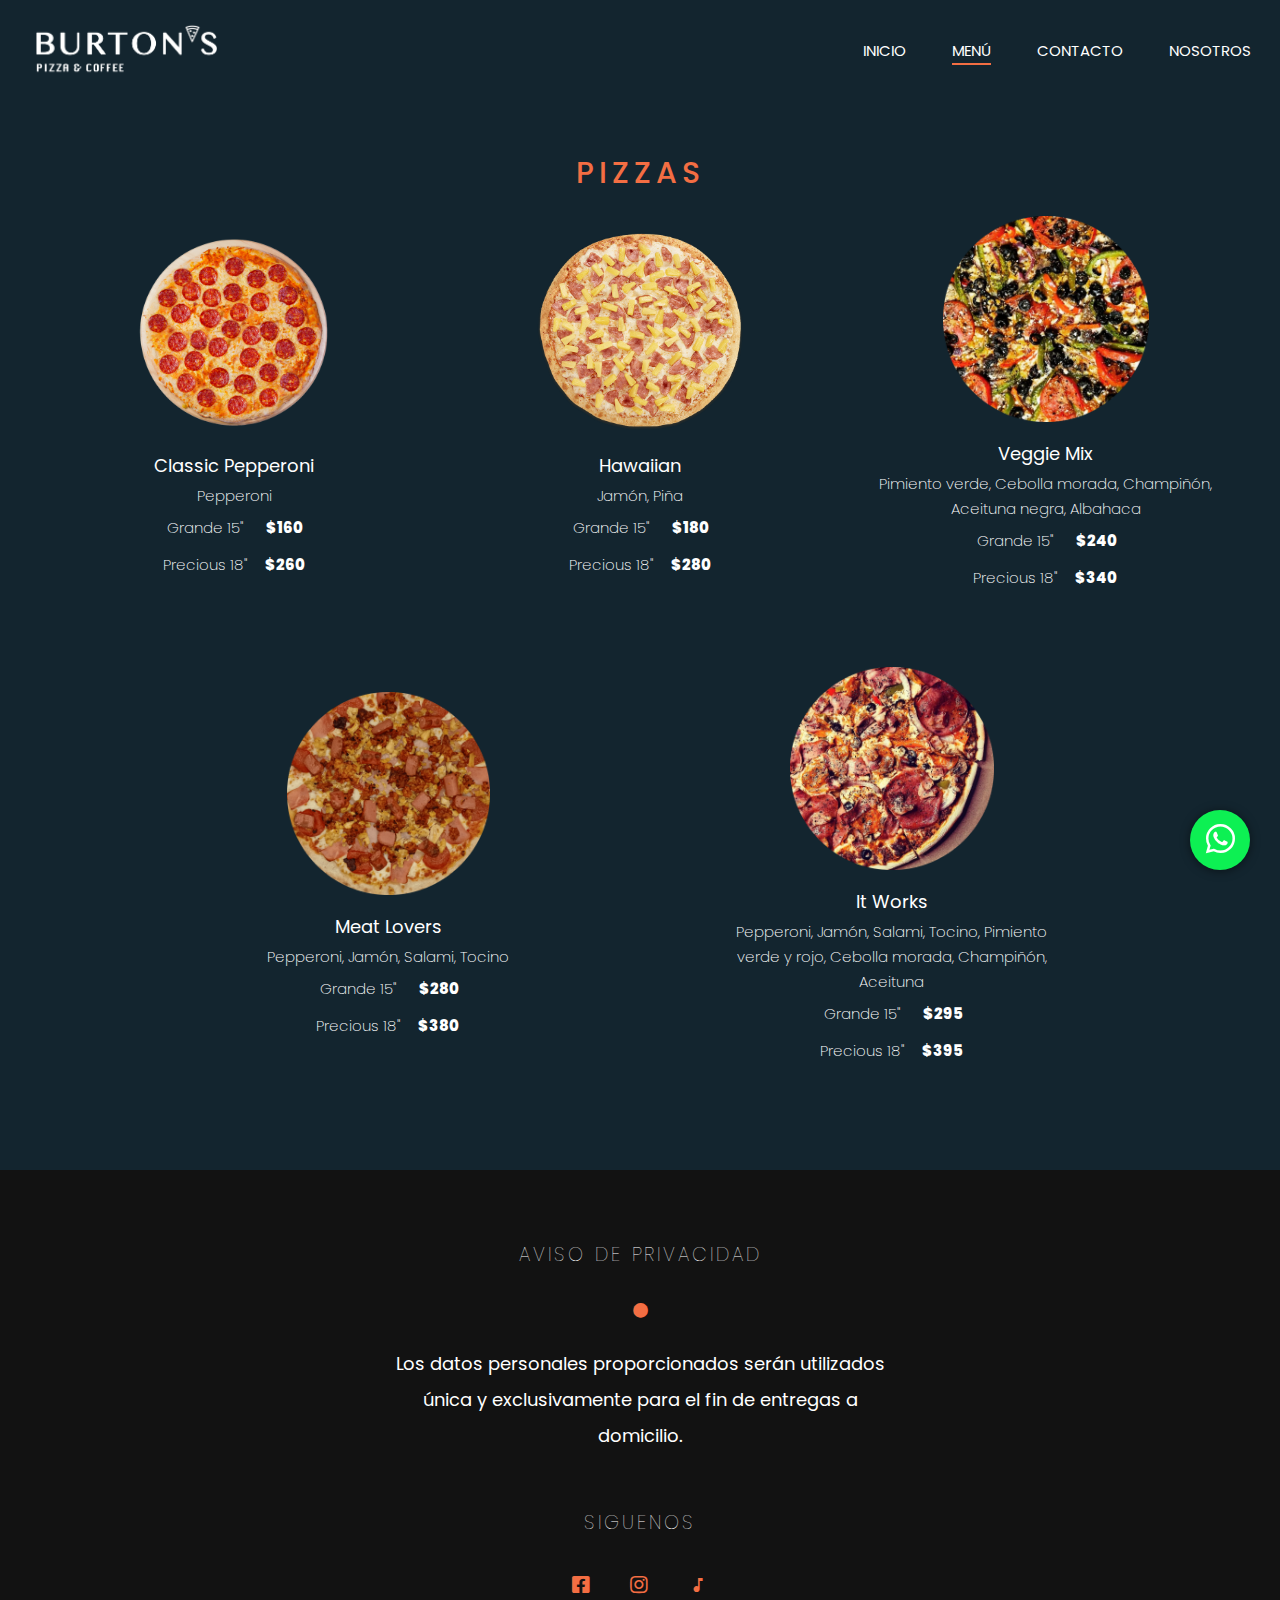
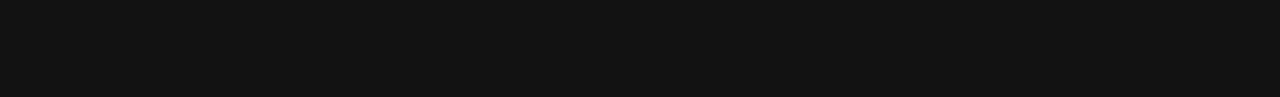
<file: pizzas.html>
<!DOCTYPE html>
<html lang="es">
<head>
    <meta charset="UTF-8">
    <meta http-equiv="X-UA-Compatible" content="IE=edge">
    <meta name="viewport" content="width=device-width, initial-scale=1.0">
    <meta name="author" content="Isis Marcela López Rodríguez">
    <meta name="description" content="Burton's Pizza & Coffee. Página oficial">
    <title>Burton's Pizza | Menú>Pizzas</title>
    <link rel="stylesheet" href="https://cdnjs.cloudflare.com/ajax/libs/font-awesome/5.11.2/css/all.min.css">
    <link rel="stylesheet" href="https://fonts.googleapis.com/css2?family=Material+Symbols+Outlined:opsz,wght,FILL,GRAD@20..48,100..700,0..1,-50..200" />
    <link rel="stylesheet" href="https://fonts.googleapis.com/icon?family=Material+Icons">
    <link rel="stylesheet" href="css/estilo.css">
    <link rel="stylesheet" href="css/pizzas.css">
    <link rel="shortcut icon" href="img/favicon-32x32.png" />
</head>
<body>
    <!-- boton WhatsApp -->
    <div class="btn-wha">
        <a href="https://api.whatsapp.com/send?phone=528116699079" target="_blank"><i class="fab fa-whatsapp"></i></a>
    </div>

    <header>
        <div class="container">
            <nav class="nav">
                <!-- para menu desplegable responsivo -->
                <div class="menu-toggle">
                    <i class="fas fa-bars"></i>
                    <i class="fas fa-times"></i>
                </div>
                <a href="index.html" class="logo"><img src="img/logo.png" alt=""></a>
                <ul class="nav-list">
                    <li class="nav-item">
                        <a href="index.html" class="nav-link">Inicio</a>
                    </li>
                    <li class="nav-item">
                        <a href="#" class="nav-link active">Menú</a>
                        <ul class="submenu">
                            <li><a href="entradas.html">Entradas</a></li>
                            <li><a href="pizzas.html">Pizzas</a></li>
                            <li><a href="postres.html">Postres</a></li>
                            <li><a href="pasteles.html">Pasteles</a></li>
                        </ul>
                    </li>
                    <li class="nav-item">
                        <a href="contacto.html" class="nav-link">Contacto</a>
                    </li>
                    <li class="nav-item">
                        <a href="nosotros.html" class="nav-link">Nosotros</a>
                    </li>
                </ul>

            </nav>
        </div>
    </header>

    <section class="presentacion">
        <div class="nombreMenu">Pizzas</div>
        <div class="container">
            <div class="pizzas-about">

                <div class="pepperoni">
                    <img src="img/pizza/pepperoni.png" alt="">
                    <h1 class="name-pizza">Classic Pepperoni</h1>
                    <P class="ingredientes">Pepperoni</P>
                    <table>
                        <tr>
                            <th>Grande 15"</th>
                            <td>$160</td>
                        </tr>
                        <tr>
                            <th>Precious 18"</th>
                            <td>$260</td>
                        </tr>
                    </table>
                </div>

                <div class="hawaiian">
                    <img src="img/pizza/hawaiana.png" alt="">
                    <h1 class="name-pizza">Hawaiian</h1>
                    <P class="ingredientes">Jamón, Piña</P>
                    <table>
                        <tr>
                            <th>Grande 15"</th>
                            <td>$180</td>
                        </tr>
                        <tr>
                            <th>Precious 18"</th>
                            <td>$280</td>
                        </tr>
                    </table>
                </div>

                <div class="veggie">
                    <img src="img/pizza/veggie.png" alt="">
                    <h1 class="name-pizza">Veggie Mix</h1>
                    <P class="ingredientes">Pimiento verde, Cebolla morada, Champiñón, Aceituna negra, Albahaca</P>
                    <table>
                        <tr>
                            <th>Grande 15"</th>
                            <td>$240</td>
                        </tr>
                        <tr>
                            <th>Precious 18"</th>
                            <td>$340</td>
                        </tr>
                    </table>
                </div>

            </div>
        </div>
    </section>

    <div class="presentacion-dos">
        <div class="container">
            <div class="pizzas-about">

                <div class="meat">
                    <img src="img/pizza/pizza_meat.png" alt="">
                    <h1 class="name-pizza">Meat Lovers</h1>
                    <P class="ingredientes">Pepperoni, Jamón, Salami, Tocino</P>
                    <table>
                        <tr>
                            <th>Grande 15"</th>
                            <td>$280</td>
                        </tr>
                        <tr>
                            <th>Precious 18"</th>
                            <td>$380</td>
                        </tr>
                    </table>
                </div>

                <div class="works">
                    <img src="img/pizza/pizza_itworks.png" alt="">
                    <h1 class="name-pizza">It Works</h1>
                    <P class="ingredientes">Pepperoni, Jamón, Salami, Tocino, Pimiento verde y rojo, Cebolla  morada, Champiñón, Aceituna</P>
                    <table>
                        <tr>
                            <th>Grande 15"</th>
                            <td>$295</td>
                        </tr>
                        <tr>
                            <th>Precious 18"</th>
                            <td>$395</td>
                        </tr>
                    </table>
                </div>

                <!-- <div class="complemento">
                    <h1 class="name-pizza">Complementos</h1>
                    <table>
                        <tr>
                            <th></th>
                            <th>Grande 15"</th>
                            <th>Precious 18"</th>
                        </tr>
                        <tr>
                            <th>Extra Queso</th>
                            <td>$20</td>
                            <td>$30</td>
                        </tr>
                        <tr>
                            <th>Ingrediente Extra</th>
                            <td>$15</td>
                            <td>$20</td>
                        </tr>
                    </table>
                </div> -->

            </div>
        </div>
    </div>

    <footer>
        <div class="container">
            <div class="footer-content">
                <div class="footer-content-about">
                    <a href="aviso.html"><h4>Aviso de privacidad</h4></a>
                    <div class="circle">
                        <i class="fas fa-circle"></i>
                    </div>
                    <p>Los datos personales proporcionados serán utilizados única y exclusivamente para el fin de entregas a domicilio.</p>
                </div>

                <div class="footer-div">
                    <div class="social-media">
                        <h4>Siguenos</h4>
                        <ul class="social-icons">
                            <li>
                                <a href="https://www.facebook.com/BurtonsPizza" target="_blank"><i class="fab fa-facebook-square"></i></a>
                            </li>
                            <li>
                                <a href="https://instagram.com/burtonspizza?igshid=YmMyMTA2M2Y=" target="_blank"><i class="fab fa-instagram"></i></a>
                            </li>
                            <li>
                                <a href="https://www.tiktok.com/@burtonspizza?_t=8X8vffba3k6&_r=1" target="_blank"><i class="material-symbols-outlined">music_note</i></a>
                            </li>
                        </ul>
                    </div>
                </div>

            </div>
        </div>

    </footer>

    <!-- PARA JS -->
    <!-- para menu responsivo -->
    <script>

        const selectElement = function(element) {
            return document.querySelector(element);
        }

        let menuToggle = selectElement('.menu-toggle');
        let body =selectElement('body');

        menuToggle.addEventListener('click', function({}){
            body.classList.toggle('open');
        })

    </script>
    
</body>
</html>
</file>
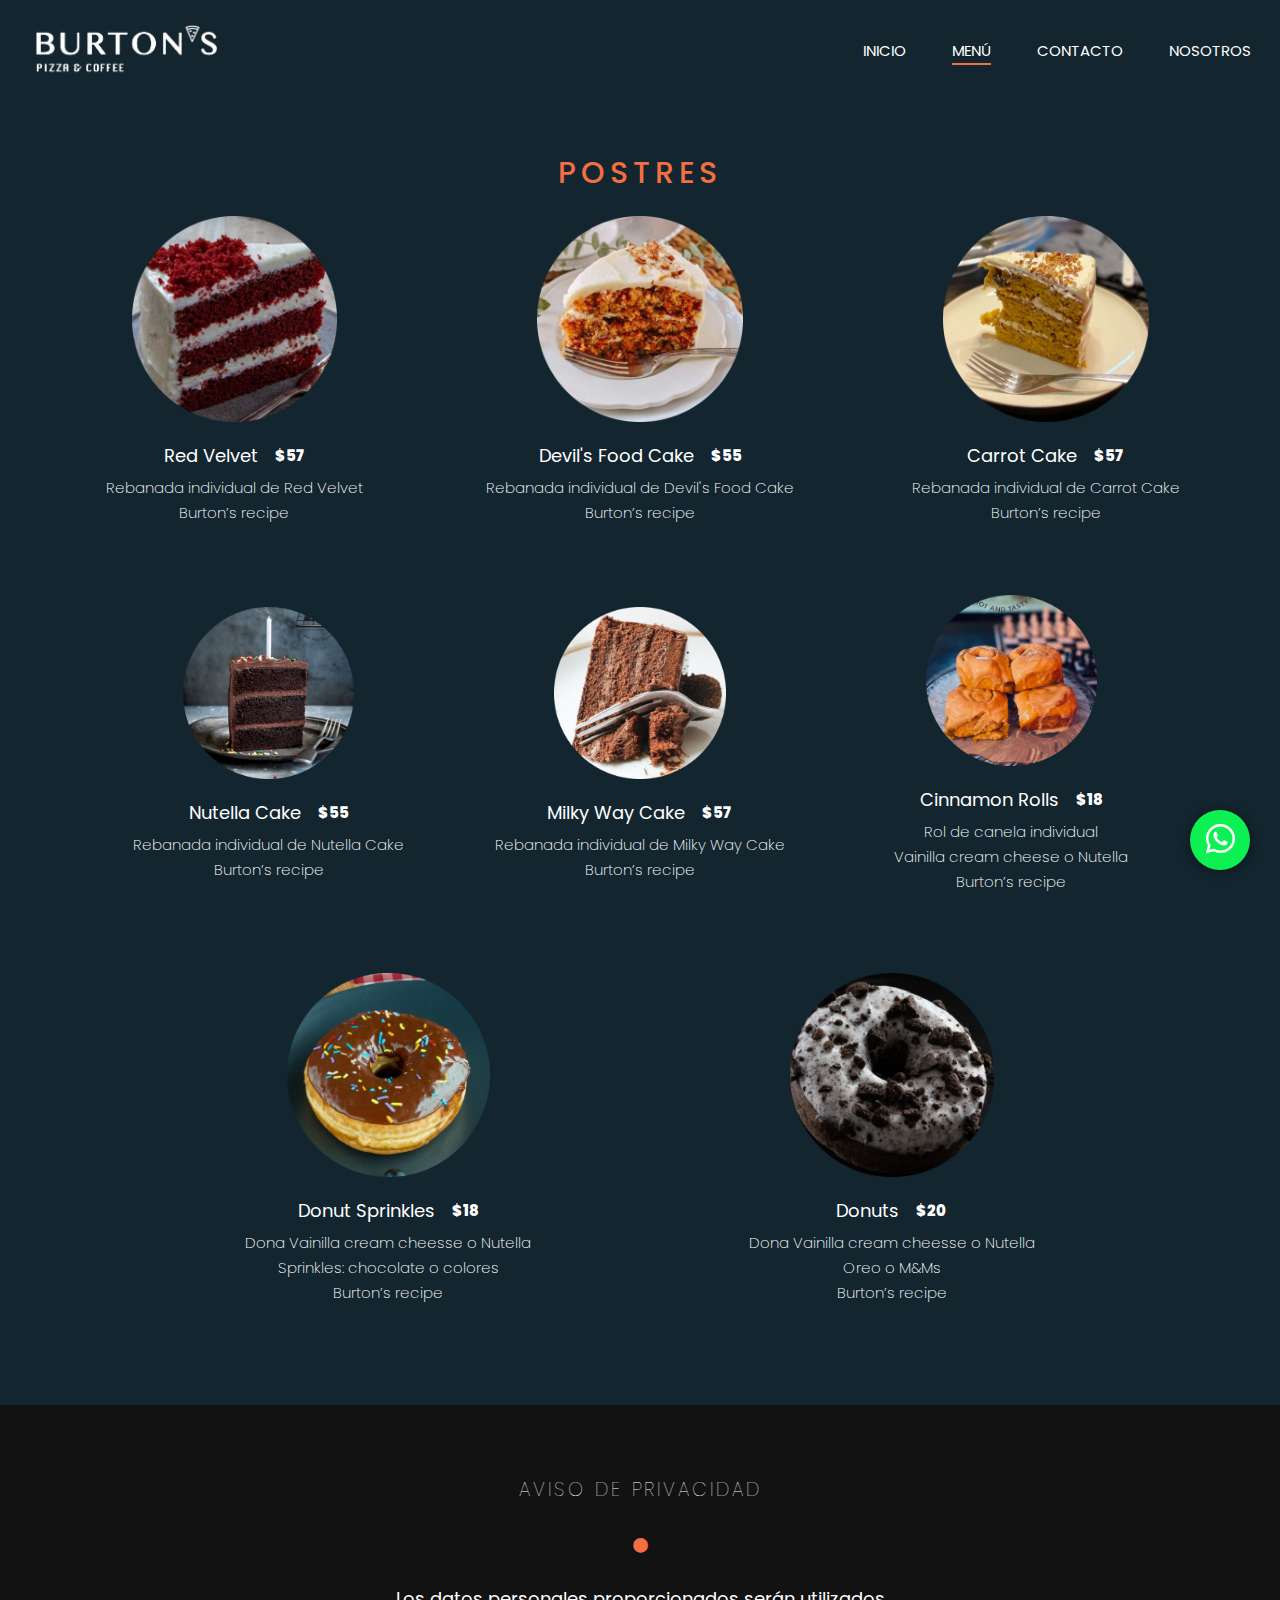
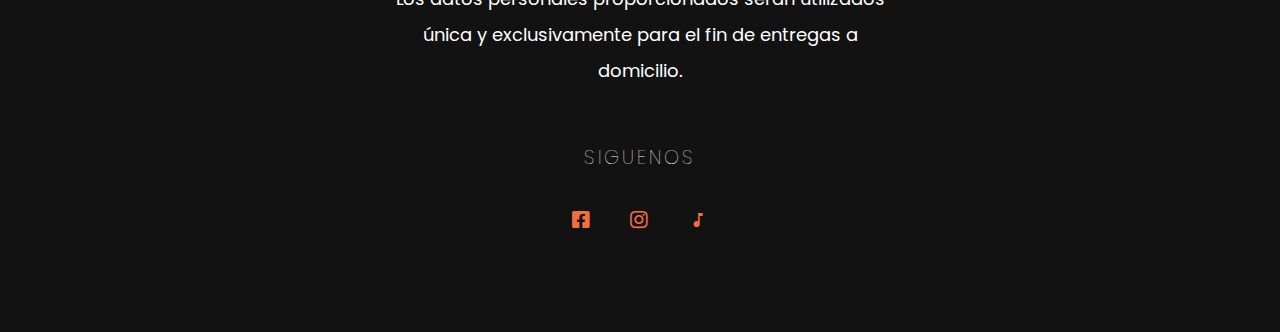
<file: postres.html>
<!DOCTYPE html>
<html lang="es">
<head>
    <meta charset="UTF-8">
    <meta http-equiv="X-UA-Compatible" content="IE=edge">
    <meta name="viewport" content="width=device-width, initial-scale=1.0">
    <meta name="author" content="Isis Marcela López Rodríguez">
    <meta name="description" content="Burton's Pizza & Coffee. Página oficial">
    <title>Burton's Pizza | Menú>Postres</title>
    <link rel="stylesheet" href="https://cdnjs.cloudflare.com/ajax/libs/font-awesome/5.11.2/css/all.min.css">
    <link rel="stylesheet" href="https://fonts.googleapis.com/css2?family=Material+Symbols+Outlined:opsz,wght,FILL,GRAD@20..48,100..700,0..1,-50..200" />
    <link rel="stylesheet" href="https://fonts.googleapis.com/icon?family=Material+Icons">
    <link rel="stylesheet" href="css/estilo.css">
    <link rel="stylesheet" href="css/postres.css">
    <link rel="shortcut icon" href="img/favicon-32x32.png" />
</head>
<body>
    <!-- boton WhatsApp -->
    <div class="btn-wha">
        <a href="https://api.whatsapp.com/send?phone=528116699079" target="_blank"><i class="fab fa-whatsapp"></i></a>
    </div>

    <header>
        <div class="container">
            <nav class="nav">
                <!-- para menu desplegable responsivo -->
                <div class="menu-toggle">
                    <i class="fas fa-bars"></i>
                    <i class="fas fa-times"></i>
                </div>
                <a href="index.html" class="logo"><img src="img/logo.png" alt=""></a>
                <ul class="nav-list">
                    <li class="nav-item">
                        <a href="index.html" class="nav-link">Inicio</a>
                    </li>
                    <li class="nav-item">
                        <a href="#" class="nav-link active">Menú</a>
                        <ul class="submenu">
                            <li><a href="entradas.html">Entradas</a></li>
                            <li><a href="pizzas.html">Pizzas</a></li>
                            <li><a href="postres.html">Postres</a></li>
                            <li><a href="pasteles.html">Pasteles</a></li>
                        </ul>
                    </li>
                    <li class="nav-item">
                        <a href="contacto.html" class="nav-link">Contacto</a>
                    </li>
                    <li class="nav-item">
                        <a href="nosotros.html" class="nav-link">Nosotros</a>
                    </li>
                </ul>

            </nav>
        </div>
    </header>

    <section class="presentacion">
        <div class="nombreMenu">Postres</div>
        <div class="container">
            <div class="postres-about">
                <div class="red">
                    <img src="img/postre/red_velvet.png" alt="">
                    <table>
                        <tr>
                            <th class="name-postres">Red Velvet</th>
                            <td>$57</td>
                        </tr>
                    </table>
                    <p class="ingredientes">Rebanada individual de Red Velvet <br> Burton’s recipe</p>
                </div>

                <div class="devil">
                    <img src="img/postre/devils.png" alt="">
                    <table>
                        <tr>
                            <th class="name-postres">Devil's Food Cake</th>
                            <td>$55</td>
                        </tr>
                    </table>
                    <p class="ingredientes">Rebanada individual de Devil's Food Cake <br> Burton’s recipe</p>
                </div>

                <div class="carrot">
                    <img src="img/postre/zanahoria.png" alt="">
                    <table>
                        <tr>
                            <th class="name-postres">Carrot Cake</th>
                            <td>$57</td>
                        </tr>
                    </table>
                    <p class="ingredientes">Rebanada individual de Carrot Cake <br> Burton’s recipe</p>
                </div>

            </div>
        </div>
    </section>

    <section class="presentacion-dos">
        <div class="container">
            <div class="postres-about">
                <div class="nutella">
                    <img src="img/postre/nutella.png" alt="">
                    <table>
                        <tr>
                            <th class="name-postres">Nutella Cake</th>
                            <td>$55</td>
                        </tr>
                    </table>
                    <p class="ingredientes">Rebanada individual de Nutella Cake <br> Burton’s recipe</p>
                </div>

                <div class="milky">
                    <img src="img/postre/milky_way.png" alt="">
                    <table>
                        <tr>
                            <th class="name-postres">Milky Way Cake</th>
                            <td>$57</td>
                        </tr>
                    </table>
                    <p class="ingredientes">Rebanada individual de Milky Way Cake <br> Burton’s recipe</p>
                </div>

                <div class="rolls">
                    <img src="img/postre/roles.png" alt="">
                    <table>
                        <tr>
                            <th class="name-postres">Cinnamon Rolls</th>
                            <td>$18</td>
                        </tr>
                    </table>
                    <p class="ingredientes">Rol de canela individual <br> Vainilla cream cheese o Nutella <br> Burton’s recipe</p>
                </div>

            </div>
        </div>
    </section>

    <div class="presentacion-tres">
        <div class="container">
            <div class="postres-about">
                <div class="meat">
                    <img src="img/postre/sprinkles.png" alt="">
                    <table>
                        <tr>
                            <th class="name-postres">Donut Sprinkles</th>
                            <td>$18</td>
                        </tr>
                    </table>
                    <p class="ingredientes">Dona Vainilla cream cheesse o Nutella <br> Sprinkles: chocolate o colores <br> Burton’s recipe</p>
                </div>

                <div class="veggie">
                    <img src="img/postre/oreo.png" alt="">
                    <table>
                        <tr>
                            <th class="name-postres">Donuts</th>
                            <td>$20</td>
                        </tr>
                    </table>
                    <p class="ingredientes">Dona Vainilla cream cheesse o Nutella <br> Oreo o M&Ms <br> Burton’s recipe</p>
                </div>

            </div>
        </div>
    </div>

    <footer>
        <div class="container">
            <div class="footer-content">
                <div class="footer-content-about">
                    <a href="aviso.html"><h4>Aviso de privacidad</h4></a>
                    <div class="circle">
                        <i class="fas fa-circle"></i>
                    </div>
                    <p>Los datos personales proporcionados serán utilizados única y exclusivamente para el fin de entregas a domicilio.</p>
                </div>

                <div class="footer-div">
                    <div class="social-media">
                        <h4>Siguenos</h4>
                        <ul class="social-icons">
                            <li>
                                <a href="https://www.facebook.com/BurtonsPizza" target="_blank"><i class="fab fa-facebook-square"></i></a>
                            </li>
                            <li>
                                <a href="https://instagram.com/burtonspizza?igshid=YmMyMTA2M2Y=" target="_blank"><i class="fab fa-instagram"></i></a>
                            </li>
                            <li>
                                <a href="https://www.tiktok.com/@burtonspizza?_t=8X8vffba3k6&_r=1" target="_blank"><i class="material-symbols-outlined">music_note</i></a>
                            </li>
                        </ul>
                    </div>
                </div>

            </div>
        </div>

    </footer>

    <!-- PARA JS -->
    <!-- para menu responsivo -->
    <script>

        const selectElement = function(element) {
            return document.querySelector(element);
        }

        let menuToggle = selectElement('.menu-toggle');
        let body =selectElement('body');

        menuToggle.addEventListener('click', function({}){
            body.classList.toggle('open');
        })

    </script>
    
</body>
</html>
</file>
<file: css/estilo.css>
@import url('https://fonts.googleapis.com/css2?family=Poppins:ital,wght@0,200;0,300;0,400;0,500;0,600;1,200;1,300;1,400&display=swap');

/* Globales */
*,
*::before,
*::after {
    margin: 0;
    padding: 0;
    box-sizing: border-box;
}

html {
    font-family: 'Poppins', 'sans-serif';
    font-size: 10px;
    color: #fff;
    scroll-behavior: smooth;
    background-color: #13252F;
}

body {
    overflow-x: hidden;
}

section {
    padding: 3.9rem 0;
    overflow: hidden;
}

.presentacion {
    padding: 15rem 0;
    padding-bottom: 10;
}

/* para hacer las img responsivas */
img {
    width: 100%;
    max-width: 100%;
}

a {
    text-decoration: none;
}

p {
    font-size: 1.8rem;
}

.container {
    width: 100%;
    max-width: 122.5rem;
    margin: 0 auto;
    padding: 0 0.4rem;
}

/* HEADER */
header {
    width: 100%;
    position: absolute;
    top: 0;
    left: 0;
    z-index: 1;
/*     background-image: linear-gradient(to bottom, rgba(0,0,0,5), transparent); */
}

/* navegadores */
.nav {
    height: 10rem;
    display: flex;
    align-items: center;
    justify-content: center;
}

/* para menu responsivo */
.menu-toggle {
    color: #fff;
    font-size: 2.2rem;
    position: absolute;
    top: 50%;
    transform: translate(-50%);
    right: 2.5rem;
    cursor: pointer;
    z-index: 1500;
}

.fa-times {
    display: none;
}

.nav-list {
    list-style: none;
    font-size: 1.8rem;
    position: fixed;
    top: 0;
    left: 0;
    width: 80%;
    height: 100vh;
    background-color: #252525;
    padding: 4.4rem;
    display: flex;
    flex-direction: column;
    justify-content: space-around;
    z-index: 1250;
    transform: translateX(-100%);
}

.nav::before {
    content: '';
    position: fixed;
    top: 0;
    left: 0;
    width: 100vw;
    height: 100vh;
    background-color: rgba(0,0,0,.8);
    z-index: 1000;
    opacity: 0;
    transform: scale(0);
    transition: opacity .5s;
}

.open .fa-times {
    display: block;
}

.open .fa-bars {
    display: none;
}

.open .nav-list {
    transform: translateX(0);
}

.open .nav::before {
    opacity: 1;
    transform: scale(1);
}

.logo {
    height: 6rem;
    display: flex;
}

/* .nav-item {
    border-bottom: 2px solid rgba(255,255,255,.3);
} */

.nav-link {
    display: block;
    color: #fff;
    text-transform: uppercase;
    margin-right: -2px;
}

.nav-link:hover {
    color: #F36E43;
}

/* submenu */
.submenu{
    position: absolute;
    background: #F36E43;
    visibility: hidden;
    opacity: 0;
    transition: opacity 1s; 
    list-style: none;
    font-size: 1.5rem;
    padding: 1.5rem;
} 

.submenu li a {
    display: block;
    color: #fff;
}

.submenu li a:hover {
    display: block;
    color: rgba(255,255,255,.5);
}

.nav li:hover .submenu{
    visibility: visible;
    opacity: 1;
}

.global .h2-sub {
    font-size: 4.9rem;
    font-family: 'Poppins', sans-serif;
    color: #fff;
    font-weight: 600;
    line-height: 1;
    letter-spacing: .3rem;
    text-align: left;
}

.global .h2-2 {
    font-size: 4.9rem;
    font-family: 'Poppins', sans-serif;
    color: #F36E43;
    font-weight: bold;
    line-height: 1;
    letter-spacing: .3rem;
    text-align: left;
}

.whats a{
    color: #fff;
    font-size: 2rem;
    height: 10rem;
    display: flex;
}

.whats i {
    color: #46e13b;
    font-size: 3.5rem;
    padding-right: 2rem;
}

.circle {
    font-size: 1.5rem;
    color: #F36E43;
    margin: 0 1.6rem;
}

.global {
    text-align: center;
    margin-top: 3.9rem;
}

.presentacion .global {
    margin-top: 6.9rem;
}

.res-info {
    text-align: left;
}


/* FOOTER */
footer {
    padding: 4rem 0;
    background-color: #121212;
    color: #fff;
    text-align: center;
    position: relative;
}

.footer-content {
    overflow: hidden;
}

.footer-content h4 {
    font-size: 1.9rem;
    text-transform: uppercase;
    font-weight: 100;
    letter-spacing: 3px;
    margin-bottom: 3rem;
    margin-top: 3rem;
    text-decoration: none;
    color: #fff;
}

.footer-content-about h4:hover {
    color: #F36E43;
}

.footer-content .circle {
    margin: 2.4rem;
}

.footer-content-about {
    margin-bottom: 5.4rem;
}

.footer-content-about p {
    line-height: 2;
}

.footer-div h4 {
    font-size: 1.9rem;
    text-transform: uppercase;
    font-weight: 100;
    letter-spacing: 3px;
    margin-bottom: 3rem;
}

.social-icons {
    list-style: none;
    margin-bottom: 5.4rem;
    display: flex;
    justify-content: center;
}

.social-icons i {
    font-size: 2rem;
    color: #F36E43;
    padding: .8rem 2rem;
}

.social-icons i:hover,
.social-icons i:focus {
    color: #d9d9d9;
}

/* media query */
@media  screen and (min-width: 900px) {

    section {
        padding: 7.9rem;
    }

    .menu-toggle {
        display: none;
    }

    .nav {
        justify-content: space-between;
    }

    .nav-list {
        position: initial;
        width: initial;
        height: initial;
        background-color: transparent;
        padding: 0;
        justify-content: initial;
        flex-direction: row;
        transform: initial;
        transition: initial;
    }

    .nav-item {
        margin: 0 2.4rem;
    }

    .nav-item:last-child {
        margin-right: 0;
    }

    .nav-link {
        font-size: 1.5rem;
    }

    .active {
        position: relative;
    }

    .active::before {
        content: '';
        position: absolute;
        width: 100%;
        height: 2px;
        background-color: #F36E43;
        left: 0;
        bottom: -3px;
    }

    .h2-sub {
        font-size: 4.7rem;
    }

    .head {
        font-size: 4.7rem;
        letter-spacing: .8rem;
    }

    .res-info {
        display: flex;
        align-items: center;
    }

    .res-info > div {
        flex: 1;
    }

    .info-izq {
        font-size: 3rem;
        padding: 3rem;
    }

    .pizza {
        padding-left: 10rem;
    }

    .footer-content {
        max-width: 77.5rem;
        margin: auto;
    }

    .footer-content-about {
        max-width: 51.3rem;
        margin: 0 auto 5.4rem;
    }

}
</file>
<file: css/aviso.css>
.nombre{
    text-align: center;
    font-size: 3rem;
    font-weight: 500;
    color: #F36E43;
    letter-spacing: .5rem;
    text-transform: uppercase; 
    padding-bottom: 2rem;
}

.contexto{
    text-align: justify;
    font-size: 1.7rem;
    font-weight: 400;
    padding: 2.5rem;
}

.datos{
    font-size: 1.7rem;
    font-weight: 400;
    padding-left: 4rem;
}

.pie{
    list-style: none;
    text-align: right;
    font-size: 1.7rem;
    font-weight: 400;
    padding: 2.5rem;
}

.footer-content-about h4{
    color: #fff;
    text-decoration: none;
}
</file>
<file: css/contacto.css>
@import url("https://fonts.googleapis.com/css2?family=Material+Symbols+Outlined:opsz,wght,FILL,GRAD@20..48,100..700,0..1,-50..200");
@import url("https://fonts.googleapis.com/icon?family=Material+Icons");

.container {
    width: 100%;
    max-width: 122.5rem;
    margin: 0 auto;
    padding: 0 0.4rem;
}

.contact-about h4 {
    padding-left: 4.5rem;
    font-size: 3rem;
    font-weight: 400;
}

.cont-icons {
    padding-top: 3rem;
    padding-left: 0.1px;
}

.cont-icons li{
    list-style: none;
    margin-bottom: 4rem;
    padding-left: 5rem;
    display: block;
    justify-content: left;
    line-height: 4rem;
}

.cont-icons i {
    font-size: 5.5rem;
    color: #F36E43;
    padding: 1rem 2rem;
    float: left;
}

.cont-icons i:hover,
.cont-icons i:focus {
    color: #d9d9d9;
    cursor: pointer;
}

.cont-icons h5 {
    padding-left: 10rem;
    color: #fff;
    text-transform: uppercase;
    font-size: 1.8rem;
    font-weight: 400;
    letter-spacing: 2px;
    line-height: 3rem;
}

.cont-icons p{
    color: #fff;
    padding-left: 10rem;
    padding-right: 1rem;
    font-weight: 300;
    font-size: 1.5rem;
} 

.cont-icons a:hover {
    cursor: pointer;
} 

/* media query */
@media  screen and (min-width: 900px) {

    body {
        background-image: url(../img/bkg.png);
        background-position: top;
        background-size: 210vh;
        background-repeat: no-repeat;
     }

    .contact-about h4 {
        padding-left: 10rem;
        font-size: 3rem;
        font-weight: 400;
    }
    
    .cont-icons {
        padding-top: 3rem;
        padding-left: 10rem;
    }
}
</file>
<file: css/entradas.css>
.btn-wha {
    position: fixed;
    width: 60px;
    height: 60px;
    line-height: 60px;
    bottom: 30px;
    right: 30px;
    background: #0df053;
    border-radius: 50px;
    text-align: center;
    font-size: 33px;
    box-shadow: 0px 1px 10px rgba(0, 0, 0, 0.5);
    z-index: 100;
}

.btn-wha i {
    color: #fff;
}

.btn-wha:hover {
    background-color: #fff;
}

.btn-wha:hover i{
    color: #0df053;
}

.nombreMenu{
    text-align: center;
    font-size: 3rem;
    font-weight: 500;
    color: #F36E43;
    letter-spacing: .5rem;
    text-transform: uppercase; 
    padding-bottom: 2rem;
}

.presentacion{
    padding-bottom: 5rem;
}

.presentacion-dos{
    padding-bottom: 5rem;
}

.container {
    width: 100%;
    max-width: 122.5rem;
    margin: 0 auto;
    padding: 0 0.4rem;
}

.entradas-about{
    line-height: 3.5rem;
    text-align: center;
    padding: auto;
}

.name-entrada{
    font-size: 1.8rem;
    font-weight: 400;
}

.ingredientes {
    font-size: 1.5rem;
    font-weight: 200;
    line-height: 2.5rem;
    margin-left: 2.5rem;
    margin-right: 2.5rem;
}

table{
    margin-left: auto;
    margin-right: auto;
}

table td{
    font-size: 1.5rem;
    padding-left: 1.5rem;
    font-weight: 800;
}

.entradas-about img{
    width: 100%;
    max-width: 100%;
    padding: 0 10rem;
}

/* media query */
@media  screen and (min-width: 900px) {

    body {
        background-image: url(../img/bkg.png);
        background-position: top;
        background-size: 210vh;
        background-repeat: repeat;
     }
    
    section {
        padding: 7.9rem;
    }

    .meat{
        padding: 2rem 5rem 5rem 15.5rem;
    }

    .veggie{
        padding: 2rem 15.5rem 5rem 5rem;
    }


    .menu-toggle {
        display: none;
    }

    .nav {
        justify-content: space-between;
    }

    .nav-list {
        position: initial;
        width: initial;
        height: initial;
        background-color: transparent;
        padding: 0;
        justify-content: initial;
        flex-direction: row;
        transform: initial;
        transition: initial;
    }

    .nav-item {
        margin: 0 2.4rem;
    }

    .nav-item:last-child {
        margin-right: 0;
    }

    .nav-link {
        font-size: 1.5rem;
    }

    .active {
        position: relative;
    }

    .active::before {
        content: '';
        position: absolute;
        width: 100%;
        height: 2px;
        background-color: #F36E43;
        left: 0;
        bottom: -3px;
    }

    .h2-sub {
        font-size: 4.7rem;
    }

    .head {
        font-size: 4.7rem;
        letter-spacing: .8rem;
    }

    .entradas-about {
        display: flex;
        align-items: center;
    }

    .entradas-about > div {
        flex: 1;
    }

    .footer-content {
        max-width: 77.5rem;
        margin: auto;
    }

    .footer-content-about {
        max-width: 51.3rem;
        margin: 0 auto 5.4rem;
    }
}
</file>
<file: css/nosotros.css>
.container {
    width: 100%;
    max-width: 122.5rem;
    margin: 0 auto;
    padding: 0 0.4rem;
}

.presentacion div {
    line-height: 7rem;
} 

.we-about {
    padding-right: 2rem;
}

.we-about h5 {
    padding-left: 1rem;
    font-size: 3rem;
    font-weight: 600;
    color: #F36E43;
    letter-spacing: .5rem;
    text-transform: uppercase;   
}

.we-about p {
    color: #fff;
    padding-left: 3rem;
    font-weight: 300;
    line-height: 2.3rem;
    text-align: justify;
}

.we-about p b {
    color:#F36E43;
    font-weight: 400;
}

.mision {
    padding-top: 1.3rem;
}

.vision {
    padding-top: 1.3rem;
} 

.fundador {
    padding-top: 1.3rem;
    text-align: left;
}

/* media query */
@media  screen and (min-width: 900px) {

    body {
        background-image: url(../img/bkg.png);
        background-position: top;
        background-size: 210vh;
        background-repeat: no-repeat;
     }
    
    section {
        padding: 7.9rem;
    }

    .menu-toggle {
        display: none;
    }

    .nav {
        justify-content: space-between;
    }

    .nav-list {
        position: initial;
        width: initial;
        height: initial;
        background-color: transparent;
        padding: 0;
        justify-content: initial;
        flex-direction: row;
        transform: initial;
        transition: initial;
    }

    .nav-item {
        margin: 0 2.4rem;
    }

    .nav-item:last-child {
        margin-right: 0;
    }

    .nav-link {
        font-size: 1.5rem;
    }

    .active {
        position: relative;
    }

    .active::before {
        content: '';
        position: absolute;
        width: 100%;
        height: 2px;
        background-color: #F36E43;
        left: 0;
        bottom: -3px;
    }

    .h2-sub {
        font-size: 4.7rem;
    }

    .head {
        font-size: 4.7rem;
        letter-spacing: .8rem;
    }

    .we-about {
        display: flex;
        align-items: center;
    }

    .we-about > div {
        flex: 1;
    }

    .info-i {
        font-size: 3rem;
        padding: 3rem;
        padding-top: 0;
    }

    .info-d {
        padding-left: 10rem;
    }

    .footer-content {
        max-width: 77.5rem;
        margin: auto;
    }

    .footer-content-about {
        max-width: 51.3rem;
        margin: 0 auto 5.4rem;
    }
}
</file>
<file: css/pasteles.css>
.btn-wha {
    position: fixed;
    width: 60px;
    height: 60px;
    line-height: 60px;
    bottom: 30px;
    right: 30px;
    background: #0df053;
    border-radius: 50px;
    text-align: center;
    font-size: 33px;
    box-shadow: 0px 1px 10px rgba(0, 0, 0, 0.5);
    z-index: 100;
}

.btn-wha i {
    color: #fff;
}

.btn-wha:hover {
    background-color: #fff;
}

.btn-wha:hover i{
    color: #0df053;
}

.nombreMenu{
    text-align: center;
    font-size: 3rem;
    font-weight: 500;
    color: #F36E43;
    letter-spacing: .5rem;
    text-transform: uppercase; 
    padding-bottom: 2rem;
}

.presentacion{
    padding-bottom: 5rem;
}

.presentacion-dos{
    padding-top: 2rem;
}

.presentacion-tres{
    padding-bottom: 5rem;
}

.container {
    width: 100%;
    max-width: 122.5rem;
    margin: 0 auto;
    padding: 0 0.4rem;
}

.espacio{
    padding: auto;
}

.postres-about{
    line-height: 3.5rem;
    text-align: center;
    padding: auto;
}

.name-pastel{
    font-size: 1.8rem;
    font-weight: 400;
}

.ingredientes {
    font-size: 1.5rem;
    font-weight: 200;
    line-height: 2.5rem;
    margin-left: 2.5rem;
    margin-right: 2.5rem;
}

table{
    margin-left: auto;
    margin-right: auto;
}

table th{
    font-size: 1.5rem;
    font-weight: 200;
}

table td{
    font-size: 1.5rem;
    padding-left: 1.5rem;
}

.postres-about img{
    width: 100%;
    max-width: 100%;
    padding: 0 10rem;
}

/* media query */
@media  screen and (min-width: 900px) {

    body {
        background-image: url(../img/bkg.png);
        background-position: top;
        background-size: 210vh;
        background-repeat: repeat;
     }
    
    section {
        padding: 7.9rem;
    }

    .mango{
        padding: 0rem 40.5rem 5rem 40.5rem;
    }

    .menu-toggle {
        display: none;
    }

    .nav {
        justify-content: space-between;
    }

    .nav-list {
        position: initial;
        width: initial;
        height: initial;
        background-color: transparent;
        padding: 0;
        justify-content: initial;
        flex-direction: row;
        transform: initial;
        transition: initial;
    }

    .nav-item {
        margin: 0 2.4rem;
    }

    .nav-item:last-child {
        margin-right: 0;
    }

    .nav-link {
        font-size: 1.5rem;
    }

    .active {
        position: relative;
    }

    .active::before {
        content: '';
        position: absolute;
        width: 100%;
        height: 2px;
        background-color: #F36E43;
        left: 0;
        bottom: -3px;
    }

    .h2-sub {
        font-size: 4.7rem;
    }

    .head {
        font-size: 4.7rem;
        letter-spacing: .8rem;
    }

    .postres-about {
        display: flex;
        align-items: center;
    }

    .poestres-about > div {
        flex: 1;
    }

    .footer-content {
        max-width: 77.5rem;
        margin: auto;
    }

    .footer-content-about {
        max-width: 51.3rem;
        margin: 0 auto 5.4rem;
    }
}
</file>
<file: css/pizzas.css>
.btn-wha {
    position: fixed;
    width: 60px;
    height: 60px;
    line-height: 60px;
    bottom: 30px;
    right: 30px;
    background: #0df053;
    border-radius: 50px;
    text-align: center;
    font-size: 33px;
    box-shadow: 0px 1px 10px rgba(0, 0, 0, 0.5);
    z-index: 100;
}

.btn-wha i {
    color: #fff;
}

.btn-wha:hover {
    background-color: #fff;
}

.btn-wha:hover i{
    color: #0df053;
}

.nombreMenu{
    text-align: center;
    font-size: 3rem;
    font-weight: 500;
    color: #F36E43;
    letter-spacing: .5rem;
    text-transform: uppercase; 
    padding-bottom: 2rem;
}

.presentacion{
    padding-bottom: 5rem;
}

.presentacion-dos{
    padding-bottom: 5rem;
}

.container {
    width: 100%;
    max-width: 122.5rem;
    margin: 0 auto;
    padding: 0 0.4rem;
}

.pizzas-about{
    line-height: 3.5rem;
    text-align: center;
    padding: auto;
}

.name-pizza{
    font-size: 1.8rem;
    font-weight: 400;
}

.ingredientes {
    font-size: 1.5rem;
    font-weight: 200;
    line-height: 2.5rem;
    margin-left: 2.5rem;
    margin-right: 2.5rem;
}

table{
    margin-left: auto;
    margin-right: auto;
}

table th{
    font-size: 1.5rem;
    font-weight: 200;
}

table td{
    font-size: 1.5rem;
    padding-left: 1.5rem;
    font-weight: 800;
}

.complemento{
    padding-top: 5rem;
} 

.complemento th{
    padding: 0 5px;
}

.complemento h1{
    color: #F36E43;
    text-transform: uppercase;
    letter-spacing: 0.3rem;
}

.pizzas-about img{
    width: 100%;
    max-width: 100%;
    padding: 0 10rem;
}

/* .veggie img{
    width: 100%;
    max-width: 100%;
    padding: 0 8rem;
} 

/* .meat img{
    width: 100%;
    max-width: 100%;
    padding: 0 9rem;
}
 
.works img{
    width: 100%;
    max-width: 100%;
    padding: 0 8rem;
}
*/

/* media query */
@media  screen and (min-width: 900px) {
    
    body {
        background-image: url(../img/bkg.png);
        background-position: top;
        background-size: 210vh;
        background-repeat: repeat;
     }

    section {
        padding: 7.9rem;
    }

    .meat{
        padding: 2rem 5rem 5rem 15.5rem;
    }

    .works{
        padding: 2rem 15.5rem 5rem 5rem;
    }

    .menu-toggle {
        display: none;
    }

    .nav {
        justify-content: space-between;
    }

    .nav-list {
        position: initial;
        width: initial;
        height: initial;
        background-color: transparent;
        padding: 0;
        justify-content: initial;
        flex-direction: row;
        transform: initial;
        transition: initial;
    }

    .nav-item {
        margin: 0 2.4rem;
    }

    .nav-item:last-child {
        margin-right: 0;
    }

    .nav-link {
        font-size: 1.5rem;
    }

    .active {
        position: relative;
    }

    .active::before {
        content: '';
        position: absolute;
        width: 100%;
        height: 2px;
        background-color: #F36E43;
        left: 0;
        bottom: -3px;
    }

    .h2-sub {
        font-size: 4.7rem;
    }

    .head {
        font-size: 4.7rem;
        letter-spacing: .8rem;
    }

    .pizzas-about {
        display: flex;
        align-items: center;
    }

    .pizzas-about > div {
        flex: 1;
    }

/*     .complemento {
        padding-top: 1rem;
    } */

    .footer-content {
        max-width: 77.5rem;
        margin: auto;
    }

    .footer-content-about {
        max-width: 51.3rem;
        margin: 0 auto 5.4rem;
    }
}
</file>
<file: css/postres.css>
.btn-wha {
    position: fixed;
    width: 60px;
    height: 60px;
    line-height: 60px;
    bottom: 30px;
    right: 30px;
    background: #0df053;
    border-radius: 50px;
    text-align: center;
    font-size: 33px;
    box-shadow: 0px 1px 10px rgba(0, 0, 0, 0.5);
    z-index: 100;
}

.btn-wha i {
    color: #fff;
}

.btn-wha:hover {
    background-color: #fff;
}

.btn-wha:hover i{
    color: #0df053;
}

.nombreMenu{
    text-align: center;
    font-size: 3rem;
    font-weight: 500;
    color: #F36E43;
    letter-spacing: .5rem;
    text-transform: uppercase; 
    padding-bottom: 2rem;
}

.presentacion{
    padding-bottom: 5rem;
}

.presentacion-dos{
    padding-top: 2rem;
}

.presentacion-tres{
    padding-bottom: 5rem;
}

.container {
    width: 100%;
    max-width: 122.5rem;
    margin: 0 auto;
    padding: 0 0.4rem;
}

.espacio{
    padding: auto;
}

.postres-about{
    line-height: 3.5rem;
    text-align: center;
    padding: auto;
}

.name-postres{
    font-size: 1.8rem;
    font-weight: 400;
}

.ingredientes {
    font-size: 1.5rem;
    font-weight: 200;
    line-height: 2.5rem;
}

table{
    margin-left: auto;
    margin-right: auto;
}

table td{
    font-size: 1.5rem;
    padding-left: 1.5rem;
    font-weight: 800;
}

.postres-about img{
    width: 100%;
    max-width: 100%;
    padding: 0 10rem;
}

/* media query */
@media  screen and (min-width: 900px) {

    body {
        background-image: url(../img/bkg.png);
        background-position: top;
        background-size: 210vh;
        background-repeat: repeat;
     }
    
    section {
        padding: 7.9rem;
    }

    .meat{
        padding: 0rem 5rem 5rem 15.5rem;
    }

    .veggie{
        padding: 0rem 15.5rem 5rem 5rem;
    }


    .menu-toggle {
        display: none;
    }

    .nav {
        justify-content: space-between;
    }

    .nav-list {
        position: initial;
        width: initial;
        height: initial;
        background-color: transparent;
        padding: 0;
        justify-content: initial;
        flex-direction: row;
        transform: initial;
        transition: initial;
    }

    .nav-item {
        margin: 0 2.4rem;
    }

    .nav-item:last-child {
        margin-right: 0;
    }

    .nav-link {
        font-size: 1.5rem;
    }

    .active {
        position: relative;
    }

    .active::before {
        content: '';
        position: absolute;
        width: 100%;
        height: 2px;
        background-color: #F36E43;
        left: 0;
        bottom: -3px;
    }

    .h2-sub {
        font-size: 4.7rem;
    }

    .head {
        font-size: 4.7rem;
        letter-spacing: .8rem;
    }

    .postres-about {
        display: flex;
        align-items: center;
    }

    .poestres-about > div {
        flex: 1;
    }

    .footer-content {
        max-width: 77.5rem;
        margin: auto;
    }

    .footer-content-about {
        max-width: 51.3rem;
        margin: 0 auto 5.4rem;
    }
}
</file>
